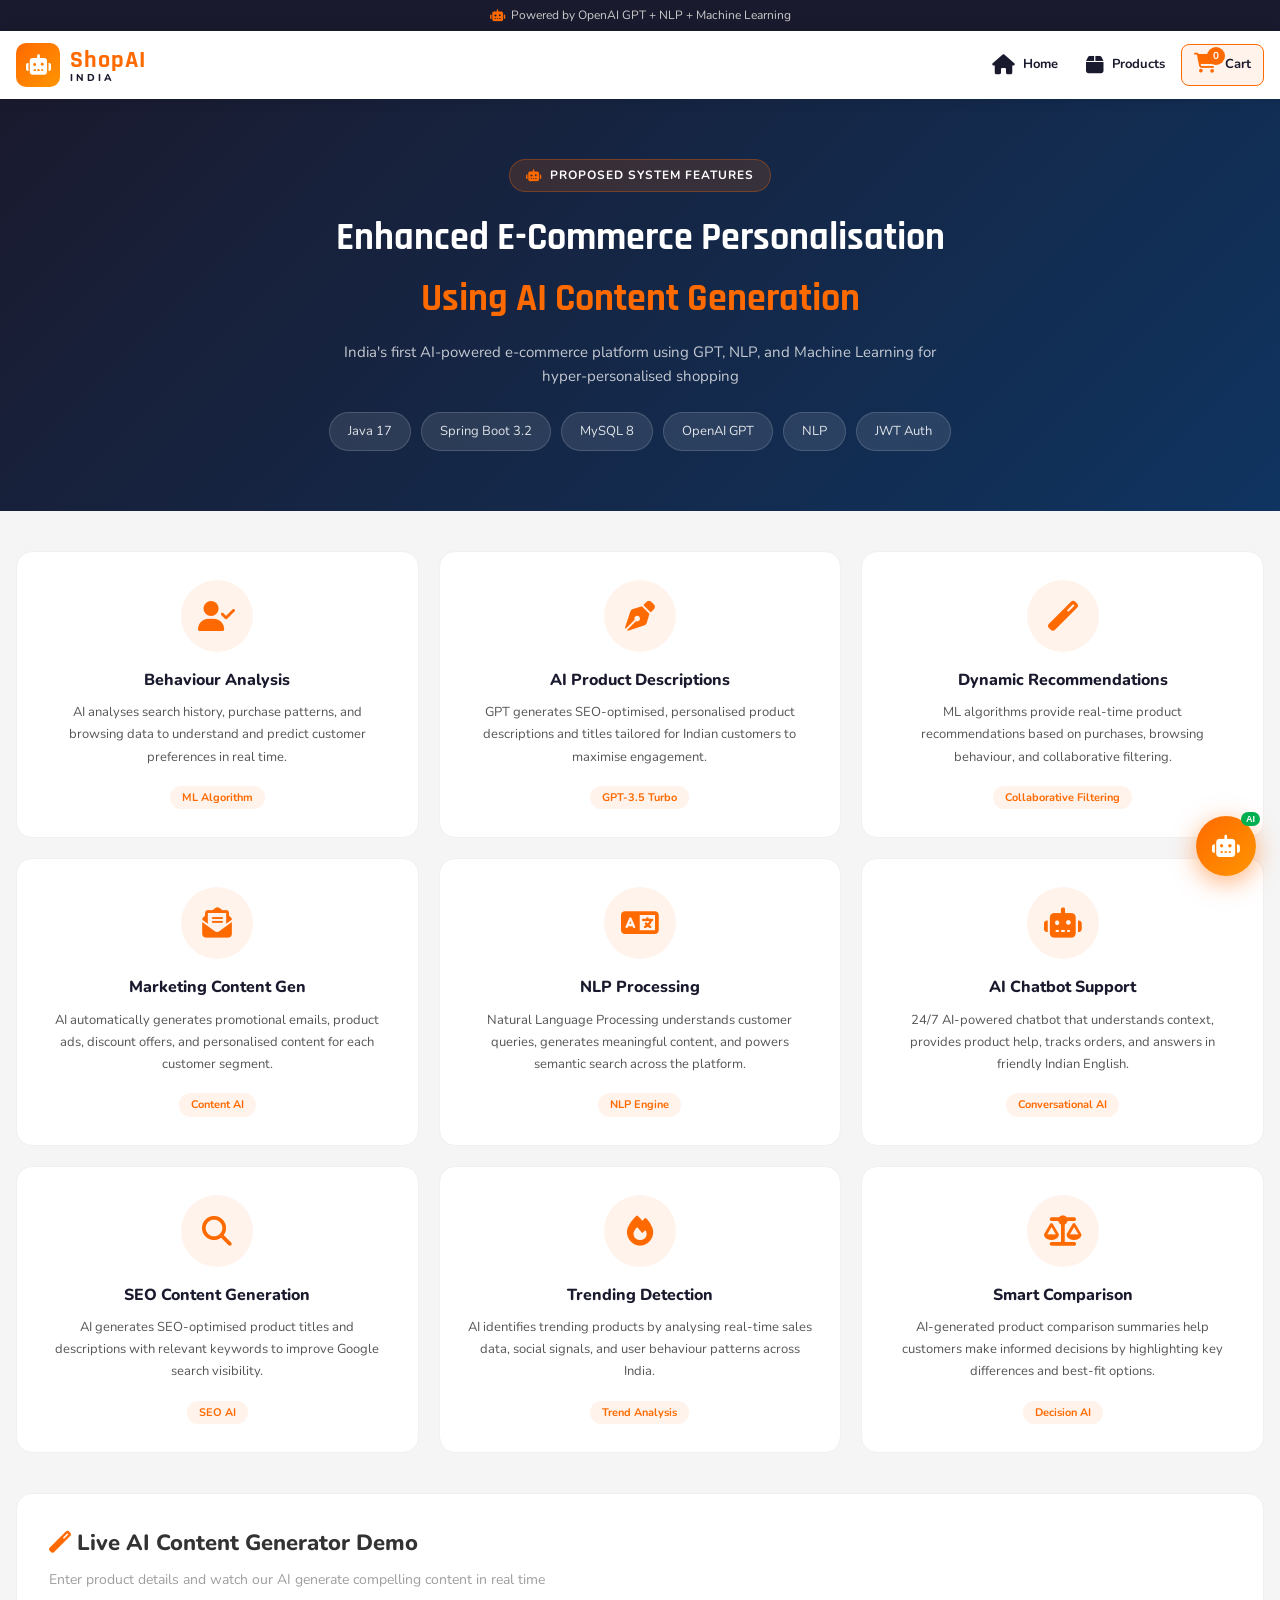
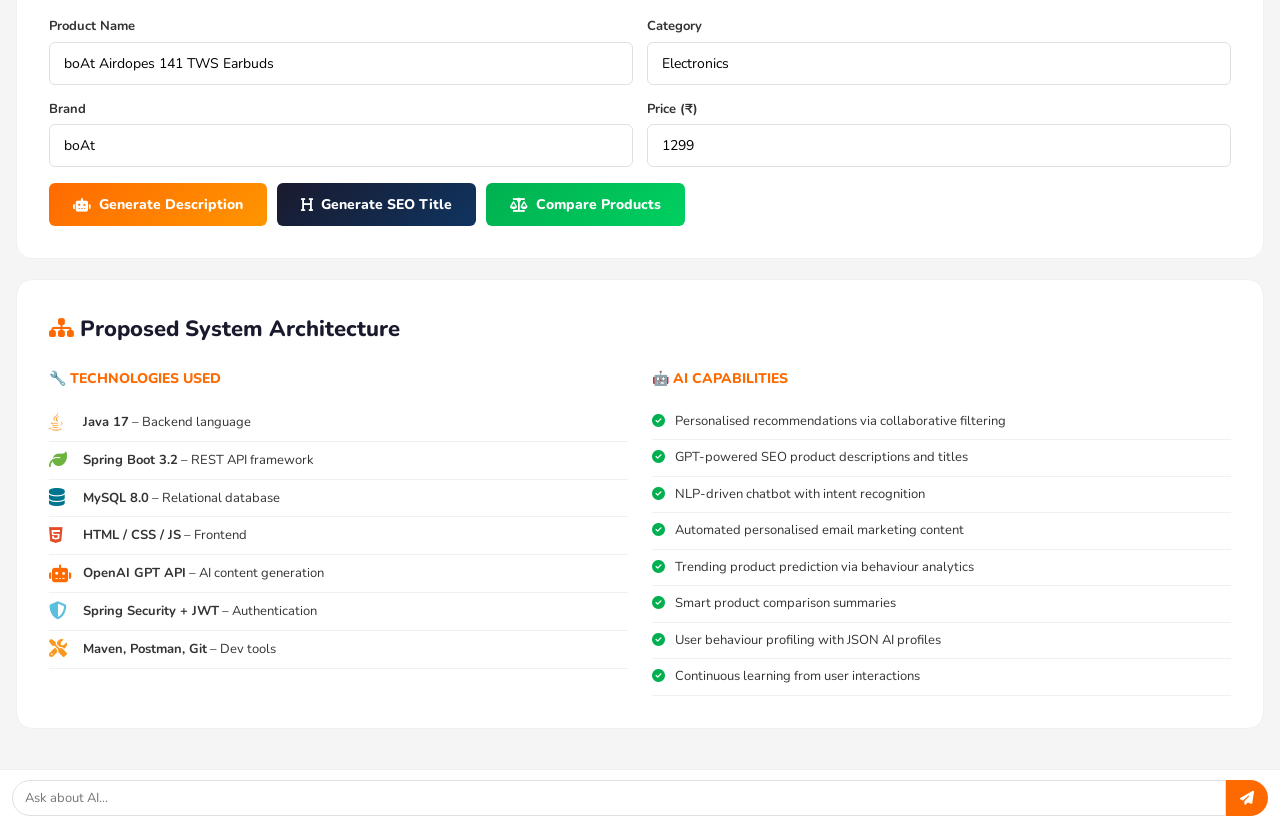
<file: shopai/frontend/ai-features.html>
<!DOCTYPE html>
<html lang="en">
<head>
  <meta charset="UTF-8"/><meta name="viewport" content="width=device-width, initial-scale=1.0"/>
  <title>AI Features – ShopAI India</title>
  <link rel="stylesheet" href="css/style.css"/><link rel="stylesheet" href="css/pages.css"/>
  <link href="https://fonts.googleapis.com/css2?family=Rajdhani:wght@500;600;700&family=Nunito:wght@400;600;700;800&display=swap" rel="stylesheet"/>
  <link rel="stylesheet" href="https://cdnjs.cloudflare.com/ajax/libs/font-awesome/6.5.0/css/all.min.css"/>
</head>
<body>
<div class="announce-bar"><div class="announce-inner"><span><i class="fas fa-robot"></i> Powered by OpenAI GPT + NLP + Machine Learning</span></div></div>
<header class="header">
  <div class="header-top"><div class="container"><div class="header-row">
    <a href="index.html" class="logo"><div class="logo-icon"><i class="fas fa-robot"></i></div><div class="logo-words"><span class="logo-main">ShopAI</span><span class="logo-sub">INDIA</span></div></a>
    <div style="flex:1"></div>
    <div class="header-actions">
      <a href="index.html" class="haction"><i class="fas fa-home hicon"></i><div class="haction-text"><span class="haction-main">Home</span></div></a>
      <a href="products.html" class="haction"><i class="fas fa-box hicon"></i><div class="haction-text"><span class="haction-main">Products</span></div></a>
      <a href="cart.html" class="haction cart-btn"><div style="position:relative"><i class="fas fa-shopping-cart hicon"></i><span class="hbadge" id="cartCount">0</span></div><div class="haction-text"><span class="haction-main">Cart</span></div></a>
    </div>
  </div></div></div>
</header>

<!-- Hero -->
<section style="background:linear-gradient(135deg,#1a1a2e,#0f3460);padding:60px 0;text-align:center;color:white">
  <div class="container">
    <div style="display:inline-flex;align-items:center;gap:8px;background:rgba(255,106,0,.15);border:1px solid rgba(255,106,0,.3);padding:6px 16px;border-radius:20px;margin-bottom:16px;font-size:12px;font-weight:700;letter-spacing:1px"><i class="fas fa-robot" style="color:var(--primary)"></i> PROPOSED SYSTEM FEATURES</div>
    <h1 style="font-size:38px;font-weight:900;font-family:'Rajdhani',sans-serif;margin-bottom:10px">Enhanced E-Commerce Personalisation<br/><span style="color:var(--primary)">Using AI Content Generation</span></h1>
    <p style="opacity:.75;max-width:600px;margin:0 auto 24px">India's first AI-powered e-commerce platform using GPT, NLP, and Machine Learning for hyper-personalised shopping</p>
    <div style="display:flex;gap:10px;justify-content:center;flex-wrap:wrap">
      <span class="tech-pill">Java 17</span><span class="tech-pill">Spring Boot 3.2</span><span class="tech-pill">MySQL 8</span><span class="tech-pill">OpenAI GPT</span><span class="tech-pill">NLP</span><span class="tech-pill">JWT Auth</span>
    </div>
  </div>
</section>

<!-- AI Features Grid -->
<section style="padding:40px 0;background:#f5f5f5">
  <div class="container">
    <div class="ai-feat-grid">
      <div class="ai-feat-card"><div class="afc-icon"><i class="fas fa-user-check"></i></div><h3>Behaviour Analysis</h3><p>AI analyses search history, purchase patterns, and browsing data to understand and predict customer preferences in real time.</p><span class="afc-badge">ML Algorithm</span></div>
      <div class="ai-feat-card"><div class="afc-icon"><i class="fas fa-pen-nib"></i></div><h3>AI Product Descriptions</h3><p>GPT generates SEO-optimised, personalised product descriptions and titles tailored for Indian customers to maximise engagement.</p><span class="afc-badge">GPT-3.5 Turbo</span></div>
      <div class="ai-feat-card"><div class="afc-icon"><i class="fas fa-magic"></i></div><h3>Dynamic Recommendations</h3><p>ML algorithms provide real-time product recommendations based on purchases, browsing behaviour, and collaborative filtering.</p><span class="afc-badge">Collaborative Filtering</span></div>
      <div class="ai-feat-card"><div class="afc-icon"><i class="fas fa-envelope-open-text"></i></div><h3>Marketing Content Gen</h3><p>AI automatically generates promotional emails, product ads, discount offers, and personalised content for each customer segment.</p><span class="afc-badge">Content AI</span></div>
      <div class="ai-feat-card"><div class="afc-icon"><i class="fas fa-language"></i></div><h3>NLP Processing</h3><p>Natural Language Processing understands customer queries, generates meaningful content, and powers semantic search across the platform.</p><span class="afc-badge">NLP Engine</span></div>
      <div class="ai-feat-card"><div class="afc-icon"><i class="fas fa-robot"></i></div><h3>AI Chatbot Support</h3><p>24/7 AI-powered chatbot that understands context, provides product help, tracks orders, and answers in friendly Indian English.</p><span class="afc-badge">Conversational AI</span></div>
      <div class="ai-feat-card"><div class="afc-icon"><i class="fas fa-search"></i></div><h3>SEO Content Generation</h3><p>AI generates SEO-optimised product titles and descriptions with relevant keywords to improve Google search visibility.</p><span class="afc-badge">SEO AI</span></div>
      <div class="ai-feat-card"><div class="afc-icon"><i class="fas fa-fire"></i></div><h3>Trending Detection</h3><p>AI identifies trending products by analysing real-time sales data, social signals, and user behaviour patterns across India.</p><span class="afc-badge">Trend Analysis</span></div>
      <div class="ai-feat-card"><div class="afc-icon"><i class="fas fa-balance-scale"></i></div><h3>Smart Comparison</h3><p>AI-generated product comparison summaries help customers make informed decisions by highlighting key differences and best-fit options.</p><span class="afc-badge">Decision AI</span></div>
    </div>
  </div>
</section>

<!-- Live AI Generator Demo -->
<section style="padding:0 0 40px;background:#f5f5f5">
  <div class="container">
    <div class="ai-demo-box">
      <h2><i class="fas fa-magic" style="color:var(--primary)"></i> Live AI Content Generator Demo</h2>
      <p>Enter product details and watch our AI generate compelling content in real time</p>
      <div class="gen-form">
        <div class="form-group"><label>Product Name</label><input type="text" id="genProduct" value="boAt Airdopes 141 TWS Earbuds"/></div>
        <div class="form-group"><label>Category</label><input type="text" id="genCategory" value="Electronics"/></div>
        <div class="form-group"><label>Brand</label><input type="text" id="genBrand" value="boAt"/></div>
        <div class="form-group"><label>Price (₹)</label><input type="number" id="genPrice" value="1299"/></div>
      </div>
      <div style="display:flex;gap:10px;flex-wrap:wrap">
        <button class="btn-gen" onclick="genDesc()"><i class="fas fa-robot"></i> Generate Description</button>
        <button class="btn-gen" onclick="genTitle()" style="background:linear-gradient(135deg,#1a1a2e,#0f3460)"><i class="fas fa-heading"></i> Generate SEO Title</button>
        <button class="btn-gen" onclick="genCompare()" style="background:linear-gradient(135deg,#00b050,#00d060)"><i class="fas fa-balance-scale"></i> Compare Products</button>
      </div>
      <div class="ai-output" id="aiOut"><div class="ai-out-label"><i class="fas fa-robot"></i> AI Generated Content</div><div id="aiOutText"></div></div>
    </div>

    <!-- System Architecture -->
    <div class="sys-arch-box">
      <h2><i class="fas fa-sitemap" style="color:var(--primary)"></i> Proposed System Architecture</h2>
      <div class="arch-grid">
        <div>
          <h4>🔧 Technologies Used</h4>
          <div class="tech-row"><i class="fab fa-java"></i><div><strong>Java 17</strong> – Backend language</div></div>
          <div class="tech-row"><i class="fas fa-leaf" style="color:#6db33f"></i><div><strong>Spring Boot 3.2</strong> – REST API framework</div></div>
          <div class="tech-row"><i class="fas fa-database" style="color:#00758F"></i><div><strong>MySQL 8.0</strong> – Relational database</div></div>
          <div class="tech-row"><i class="fab fa-html5" style="color:#e34c26"></i><div><strong>HTML / CSS / JS</strong> – Frontend</div></div>
          <div class="tech-row"><i class="fas fa-robot" style="color:var(--primary)"></i><div><strong>OpenAI GPT API</strong> – AI content generation</div></div>
          <div class="tech-row"><i class="fas fa-shield-alt" style="color:#5bc0de"></i><div><strong>Spring Security + JWT</strong> – Authentication</div></div>
          <div class="tech-row"><i class="fas fa-tools"></i><div><strong>Maven, Postman, Git</strong> – Dev tools</div></div>
        </div>
        <div>
          <h4>🤖 AI Capabilities</h4>
          <div class="cap-item"><i class="fas fa-check-circle"></i> Personalised recommendations via collaborative filtering</div>
          <div class="cap-item"><i class="fas fa-check-circle"></i> GPT-powered SEO product descriptions and titles</div>
          <div class="cap-item"><i class="fas fa-check-circle"></i> NLP-driven chatbot with intent recognition</div>
          <div class="cap-item"><i class="fas fa-check-circle"></i> Automated personalised email marketing content</div>
          <div class="cap-item"><i class="fas fa-check-circle"></i> Trending product prediction via behaviour analytics</div>
          <div class="cap-item"><i class="fas fa-check-circle"></i> Smart product comparison summaries</div>
          <div class="cap-item"><i class="fas fa-check-circle"></i> User behaviour profiling with JSON AI profiles</div>
          <div class="cap-item"><i class="fas fa-check-circle"></i> Continuous learning from user interactions</div>
        </div>
      </div>
    </div>
  </div>
</section>

<div class="chatbot" id="chatbot">
  <div class="cb-head"><div class="cb-avatar"><i class="fas fa-robot"></i></div><div class="cb-title"><h4>ShopAI Assistant</h4><span class="cb-online"></span><span>Online</span></div><div style="display:flex;gap:6px"><button class="cb-close" onclick="clearChat()" title="Clear" style="background:none;border:none;cursor:pointer;color:rgba(255,255,255,.7);font-size:14px"><i class="fas fa-trash-alt"></i></button><button class="cb-close" onclick="toggleChatbot()"><i class="fas fa-times"></i></button></div></div>
  <div class="cb-msgs" id="cbMsgs"></div></div></div>
  <div class="cb-input"><input type="text" id="cbInput" placeholder="Ask about AI…" onkeypress="cbKeyPress(event)"/><button onclick="sendChat()"><i class="fas fa-paper-plane"></i></button></div>
</div>
<button class="cb-trigger" onclick="toggleChatbot()"><i class="fas fa-robot"></i><span class="cb-badge">AI</span></button>
<div class="toast" id="toast"><span id="toastMsg"></span></div>

<script src="js/data.js"></script><script src="js/app.js"></script><script src="js/chatbot.js"></script>
<script>
const fallbackDescs=["Experience exceptional quality with {p} by {b}. Engineered for Indian customers who demand the best — superior build, outstanding value, and trusted performance that stands the test of time.","Introducing {p} — the perfect blend of performance and value. {b}'s latest innovation delivers industry-leading features at a price that respects your budget. Loved by millions across India.","Discover why {p} is India's most loved {c} product. {b} has crafted this with Indian lifestyles in mind — durable, feature-rich, and exceptional value for your hard-earned money."];
const fallbackTitles=["{p} – Premium Quality & Best Price | {b} India","{b} {p} – Top Rated by Indian Buyers | Buy Online India","{p} by {b} – AI-Curated Top Choice for Indian Shoppers 2024"];
function genDesc(){
  const p=document.getElementById('genProduct').value||'Product';
  const b=document.getElementById('genBrand').value||'Brand';
  const c=document.getElementById('genCategory').value||'Category';
  showLoader();
  setTimeout(()=>{
    const t=fallbackDescs[Math.floor(Math.random()*fallbackDescs.length)];
    const txt=t.replace(/{p}/g,p).replace(/{b}/g,b).replace(/{c}/g,c.toLowerCase());
    showAiOut('AI-Generated Product Description','"'+txt+'"');
    tryBackend('/api/products/ai/generate-description',{name:p,category:c,brand:b,price:document.getElementById('genPrice').value},'description');
  },1400);
}
function genTitle(){
  const p=document.getElementById('genProduct').value||'Product';
  const b=document.getElementById('genBrand').value||'Brand';
  showLoader();
  setTimeout(()=>{
    const t=fallbackTitles[Math.floor(Math.random()*fallbackTitles.length)];
    showAiOut('AI-Generated SEO Title','"'+t.replace(/{p}/g,p).replace(/{b}/g,b)+'"');
    tryBackend('/api/products/ai/generate-title',{name:p,category:document.getElementById('genCategory').value,brand:b},'title');
  },1000);
}
function genCompare(){
  const p=document.getElementById('genProduct').value||'Product A';
  showLoader();
  setTimeout(()=>showAiOut('AI Product Comparison',`"Comparing ${p} vs its nearest competitor: ${p} offers superior value for Indian consumers with better quality and longer warranty. For budget buyers, ${p} is the clear winner. Premium seekers may explore flagship alternatives for enhanced features."` ),1800);
}
function showLoader(){
  const o=document.getElementById('aiOut'),t=document.getElementById('aiOutText');
  o.classList.add('show');
  t.innerHTML='<span style="color:var(--primary)"><i class="fas fa-spinner fa-spin"></i> AI is generating content…</span>';
}
function showAiOut(label,content){
  document.getElementById('aiOut').classList.add('show');
  document.querySelector('.ai-out-label').innerHTML='<i class="fas fa-robot"></i> '+label;
  document.getElementById('aiOutText').innerHTML=content;
}
function tryBackend(endpoint,body,field){
  fetch('http://localhost:8080'+endpoint,{method:'POST',headers:{'Content-Type':'application/json'},body:JSON.stringify(body)})
    .then(r=>r.json()).then(d=>{if(d.data&&d.data[field]) document.getElementById('aiOutText').innerHTML='"'+d.data[field]+'"';})
    .catch(()=>{});
}
document.addEventListener('DOMContentLoaded',()=>{ if(typeof updateCartUI==='function') updateCartUI(); });
</script>
</body>
</html>
</file>
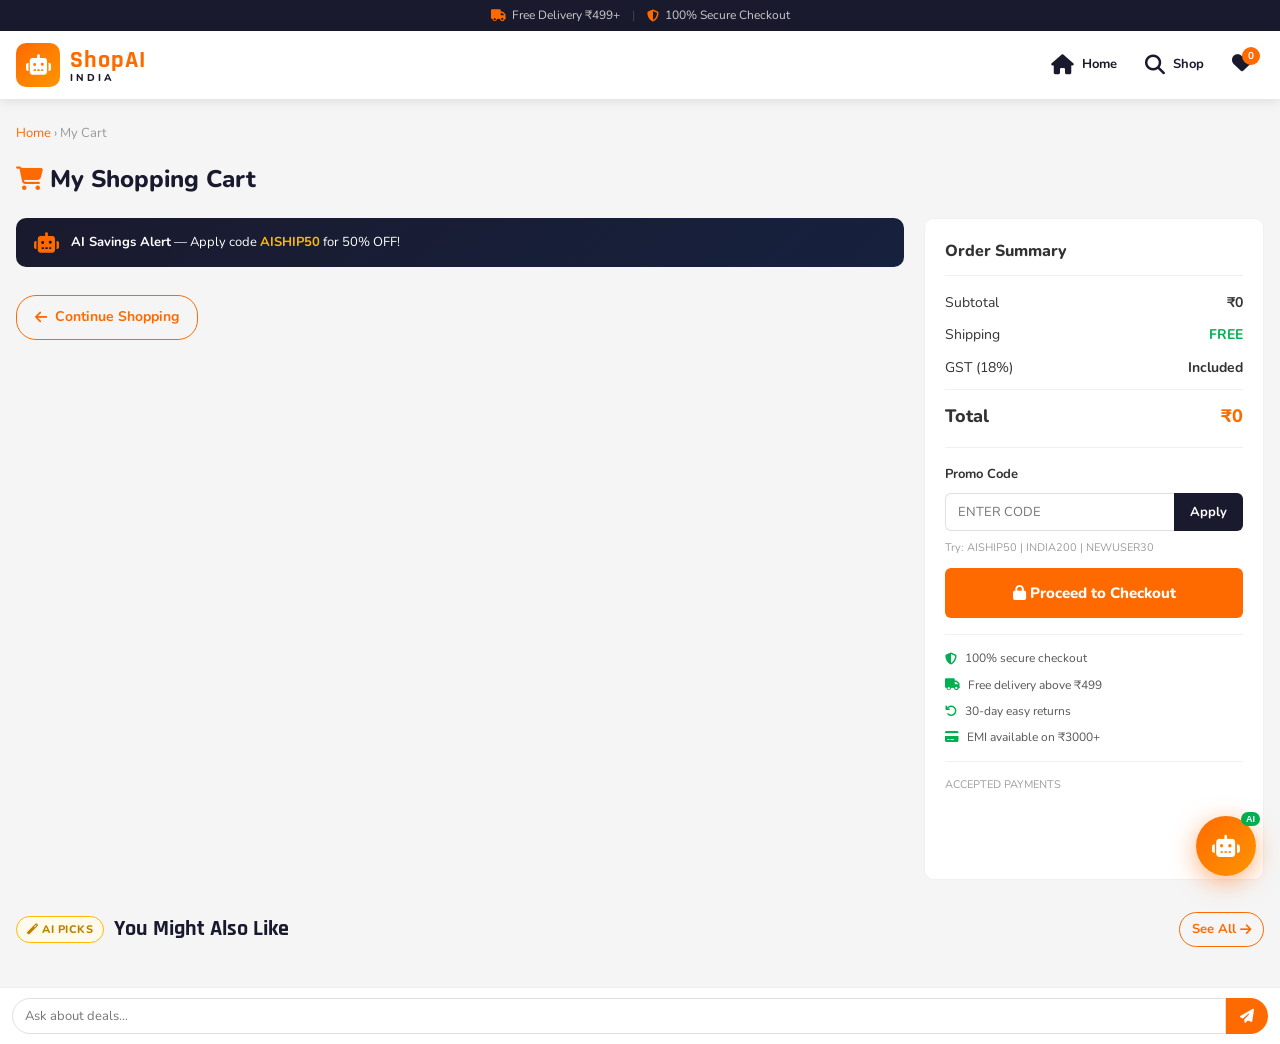
<file: shopai/frontend/cart.html>
<!DOCTYPE html>
<html lang="en">
<head>
  <meta charset="UTF-8"/><meta name="viewport" content="width=device-width, initial-scale=1.0"/>
  <title>My Cart – ShopAI India</title>
  <link rel="stylesheet" href="css/style.css"/><link rel="stylesheet" href="css/pages.css"/>
  <link href="https://fonts.googleapis.com/css2?family=Rajdhani:wght@500;600;700&family=Nunito:wght@400;600;700;800&display=swap" rel="stylesheet"/>
  <link rel="stylesheet" href="https://cdnjs.cloudflare.com/ajax/libs/font-awesome/6.5.0/css/all.min.css"/>
</head>
<body>
<div class="announce-bar"><div class="announce-inner"><span><i class="fas fa-truck"></i> Free Delivery ₹499+</span><span class="sep">|</span><span><i class="fas fa-shield-alt"></i> 100% Secure Checkout</span></div></div>
<header class="header">
  <div class="header-top"><div class="container"><div class="header-row">
    <a href="index.html" class="logo"><div class="logo-icon"><i class="fas fa-robot"></i></div><div class="logo-words"><span class="logo-main">ShopAI</span><span class="logo-sub">INDIA</span></div></a>
    <div style="flex:1"></div>
    <div class="header-actions">
      <a href="index.html" class="haction"><i class="fas fa-home hicon"></i><div class="haction-text"><span class="haction-main">Home</span></div></a>
      <a href="products.html" class="haction"><i class="fas fa-search hicon"></i><div class="haction-text"><span class="haction-main">Shop</span></div></a>
      <a href="wishlist.html" class="haction"><div style="position:relative"><i class="fas fa-heart hicon"></i><span class="hbadge" id="wishCount">0</span></div></a>
    </div>
  </div></div></div>
</header>

<main style="padding:24px 0;background:#f5f5f5;min-height:80vh">
  <div class="container">
    <div style="font-size:13px;color:#999;margin-bottom:16px"><a href="index.html" style="color:var(--primary)">Home</a> › My Cart</div>
    <h1 style="font-size:24px;font-weight:800;margin-bottom:20px;color:var(--secondary)"><i class="fas fa-shopping-cart" style="color:var(--primary)"></i> My Shopping Cart</h1>
    <div class="cart-page-layout">
      <div>
        <div class="ai-save-banner"><i class="fas fa-robot"></i><div><strong>AI Savings Alert</strong> — Apply code <strong style="color:var(--gold)">AISHIP50</strong> for 50% OFF!</div></div>
        <div id="cartItemsWrap"></div>
        <a href="products.html" class="continue-shop"><i class="fas fa-arrow-left"></i> Continue Shopping</a>
      </div>
      <div class="cart-summary-box">
        <h3>Order Summary</h3>
        <div class="summ-row"><span>Subtotal</span><span id="summSubtotal">₹0</span></div>
        <div class="summ-row"><span>Shipping</span><span id="summShipping" style="color:var(--success)">FREE</span></div>
        <div class="summ-row"><span>GST (18%)</span><span>Included</span></div>
        <div class="summ-total"><span>Total</span><span id="summTotal">₹0</span></div>
        <div style="margin:16px 0 0;padding-top:16px;border-top:1px solid var(--gray-200)">
          <div style="font-size:13px;font-weight:700;margin-bottom:8px">Promo Code</div>
          <div class="promo-wrap"><input type="text" id="promoInput" placeholder="Enter code" style="text-transform:uppercase"/><button onclick="applyPromo()">Apply</button></div>
          <div id="promoMsg"></div>
          <div style="font-size:11px;color:var(--gray-500);margin-bottom:12px">Try: AISHIP50 | INDIA200 | NEWUSER30</div>
        </div>
        <a href="checkout.html" class="btn-checkout"><i class="fas fa-lock"></i> Proceed to Checkout</a>
        <div class="cart-perks">
          <div class="cart-perk"><i class="fas fa-shield-alt"></i> 100% secure checkout</div>
          <div class="cart-perk"><i class="fas fa-truck"></i> Free delivery above ₹499</div>
          <div class="cart-perk"><i class="fas fa-undo"></i> 30-day easy returns</div>
          <div class="cart-perk"><i class="fas fa-credit-card"></i> EMI available on ₹3000+</div>
        </div>
        <div style="margin-top:14px;padding-top:14px;border-top:1px solid var(--gray-200)">
          <div style="font-size:11px;color:var(--gray-500);margin-bottom:8px">ACCEPTED PAYMENTS</div>
          <div class="pay-icons"><span>UPI</span><span>GPay</span><span>PayTM</span><span>PhonePe</span><span>VISA</span><span>MC</span><span>COD</span></div>
        </div>
      </div>
    </div>
    <div style="margin-top:32px">
      <div class="sec-header">
        <div class="sec-title-group"><span class="sec-tag feat-tag"><i class="fas fa-magic"></i> AI Picks</span><h2 class="sec-title">You Might Also Like</h2></div>
        <a href="products.html" class="see-all">See All <i class="fas fa-arrow-right"></i></a>
      </div>
      <div class="prod-grid" id="cartReco"></div>
    </div>
  </div>
</main>

<div class="chatbot" id="chatbot">
  <div class="cb-head"><div class="cb-avatar"><i class="fas fa-robot"></i></div><div class="cb-title"><h4>ShopAI Assistant</h4><span class="cb-online"></span><span>Online</span></div><div style="display:flex;gap:6px"><button class="cb-close" onclick="clearChat()" title="Clear" style="background:none;border:none;cursor:pointer;color:rgba(255,255,255,.7);font-size:14px"><i class="fas fa-trash-alt"></i></button><button class="cb-close" onclick="toggleChatbot()"><i class="fas fa-times"></i></button></div></div>
  <div class="cb-msgs" id="cbMsgs"></div></div></div>
  <div class="cb-input"><input type="text" id="cbInput" placeholder="Ask about deals…" onkeypress="cbKeyPress(event)"/><button onclick="sendChat()"><i class="fas fa-paper-plane"></i></button></div>
</div>
<button class="cb-trigger" onclick="toggleChatbot()"><i class="fas fa-robot"></i><span class="cb-badge">AI</span></button>
<div class="toast" id="toast"><span id="toastMsg"></span></div>

<script src="js/data.js"></script><script src="js/app.js"></script><script src="js/chatbot.js"></script>
<script>
function renderFullCart(){
  const cart=JSON.parse(localStorage.getItem('shopai_cart')||'[]');
  const wrap=document.getElementById('cartItemsWrap');
  if(!wrap) return;
  if(cart.length===0){
    wrap.innerHTML='<div style="text-align:center;padding:60px 20px;color:#999"><i class="fas fa-shopping-cart" style="font-size:56px;color:#ddd;display:block;margin-bottom:16px"></i><h2 style="color:#555">Your Cart is Empty</h2><p style="margin-bottom:20px">Add items to start shopping</p><a href="products.html" style="background:var(--primary);color:white;padding:12px 28px;border-radius:25px;font-weight:700;text-decoration:none">Continue Shopping</a></div>';
    return;
  }
  wrap.innerHTML=cart.map(item=>`
    <div class="fci" id="fci_${item.id}">
      <img src="${item.img}" alt="${item.name}" class="fci-img" onerror="this.src='https://via.placeholder.com/80'"/>
      <div class="fci-info"><div class="fci-name">${item.name}</div><div class="fci-brand">${item.brand}</div><div class="fci-price">₹${fmt(item.finalPrice)}</div></div>
      <div class="fci-qty"><button onclick="changeQty(${item.id},-1)">−</button><span>${item.qty}</span><button onclick="changeQty(${item.id},1)">+</button></div>
      <div class="fci-total">₹${fmt(item.finalPrice*item.qty)}</div>
      <button class="fci-remove" onclick="removeItem(${item.id})"><i class="fas fa-trash-alt"></i></button>
    </div>`).join('');
  const sub=cart.reduce((s,i)=>s+i.finalPrice*i.qty,0);
  const ship=sub>=499?0:49;
  document.getElementById('summSubtotal').textContent='₹'+fmt(sub);
  document.getElementById('summShipping').textContent=ship===0?'FREE':'₹'+ship;
  document.getElementById('summTotal').textContent='₹'+fmt(sub+ship);
}
function fmt(n){return new Intl.NumberFormat('en-IN').format(Math.round(n));}
function changeQty(id,d){
  let cart=JSON.parse(localStorage.getItem('shopai_cart')||'[]');
  const item=cart.find(i=>i.id===id);
  if(item){item.qty=Math.max(1,item.qty+d);}
  localStorage.setItem('shopai_cart',JSON.stringify(cart));
  renderFullCart(); updateCartUI();
}
function removeItem(id){
  let cart=JSON.parse(localStorage.getItem('shopai_cart')||'[]');
  cart=cart.filter(i=>i.id!==id);
  localStorage.setItem('shopai_cart',JSON.stringify(cart));
  renderFullCart(); updateCartUI(); showToast('Item removed');
}
function applyPromo(){
  const code=document.getElementById('promoInput').value.trim().toUpperCase();
  const promos={AISHIP50:{type:'percent',v:50},INDIA200:{type:'flat',v:200},NEWUSER30:{type:'percent',v:30}};
  const msg=document.getElementById('promoMsg');
  if(promos[code]){
    const p=promos[code];
    msg.textContent=`"${code}" applied! ${p.type==='percent'?p.v+'%':'₹'+p.v} discount added.`;
    msg.style.color='var(--success)';
    showToast('✅ Promo code applied!');
  } else {
    msg.textContent='Invalid promo code. Try AISHIP50'; msg.style.color='var(--danger)';
  }
}
document.addEventListener('DOMContentLoaded',()=>{
  renderFullCart(); updateCartUI(); updateWishlistUI();
  if(typeof PRODUCTS!=='undefined'){
    const cart=JSON.parse(localStorage.getItem('shopai_cart')||'[]').map(i=>i.id);
    const reco=PRODUCTS.filter(p=>!cart.includes(p.id)&&p.trending).slice(0,4);
    renderGrid(reco,'cartReco');
  }
});
</script>
</body>
</html>
</file>
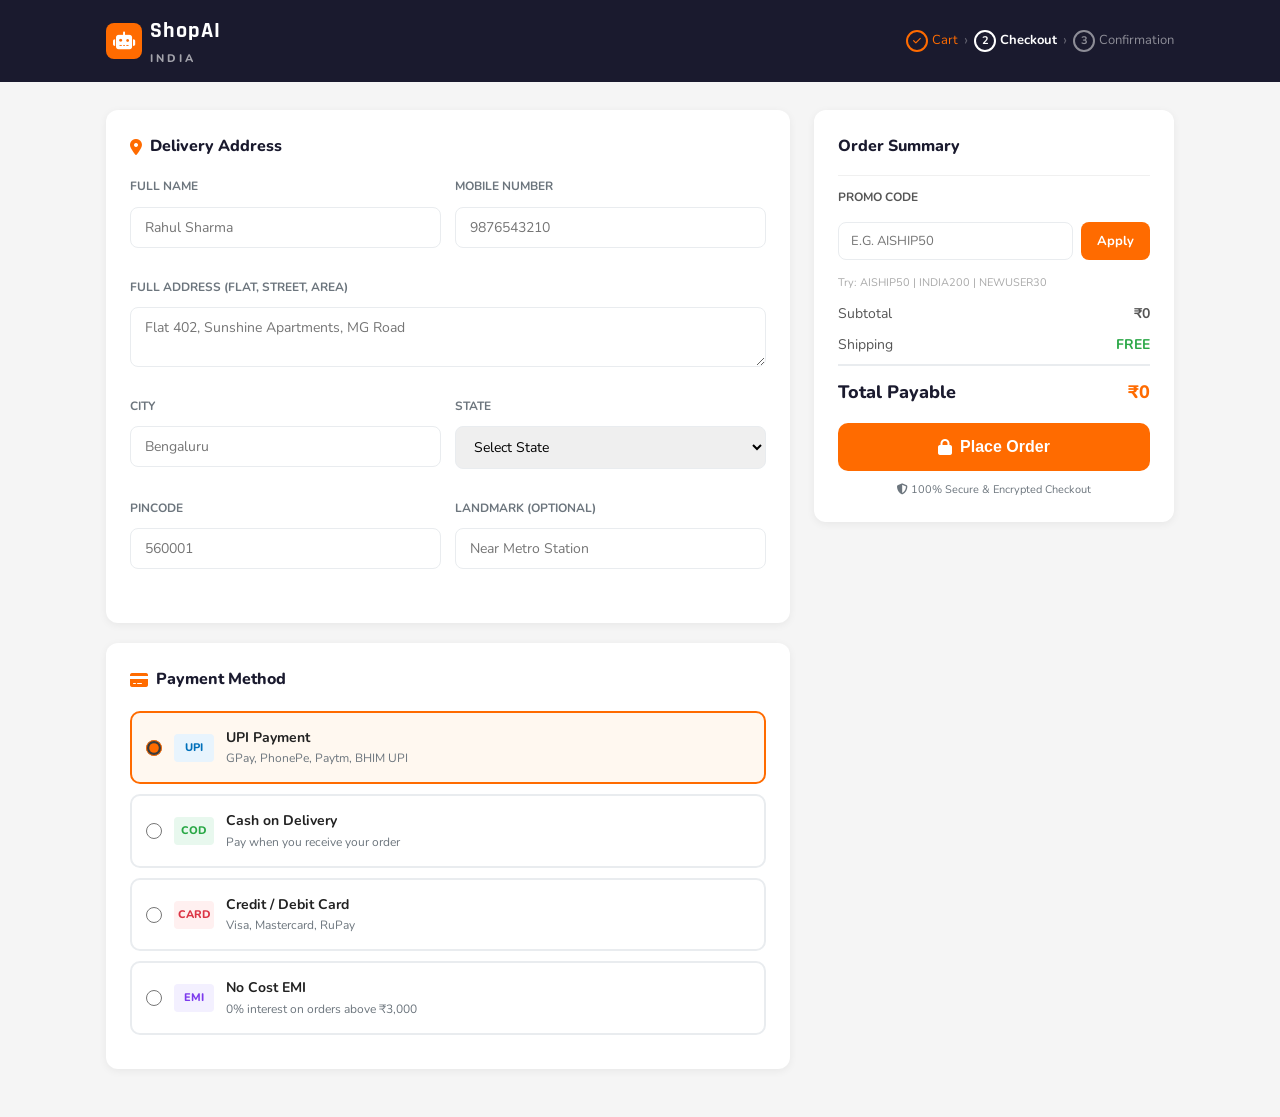
<file: shopai/frontend/checkout.html>
<!DOCTYPE html>
<html lang="en">
<head>
  <meta charset="UTF-8"/>
  <meta name="viewport" content="width=device-width, initial-scale=1.0"/>
  <title>Checkout – ShopAI India</title>
  <link rel="stylesheet" href="css/style.css"/>
  <link rel="stylesheet" href="css/pages.css"/>
  <link href="https://fonts.googleapis.com/css2?family=Rajdhani:wght@500;600;700&family=Nunito:wght@400;600;700;800&display=swap" rel="stylesheet"/>
  <link rel="stylesheet" href="https://cdnjs.cloudflare.com/ajax/libs/font-awesome/6.5.0/css/all.min.css"/>
  <style>
    :root{--primary:#ff6b00;--secondary:#1a1a2e;--success:#28a745;--danger:#dc3545;--gray-100:#f8f9fa;--gray-200:#e9ecef;--gray-500:#6c757d;}
    *{box-sizing:border-box;margin:0;padding:0;}
    body{font-family:'Nunito',sans-serif;background:#f5f5f5;color:#222;}
    .container{max-width:1100px;margin:0 auto;padding:0 16px;}
    .checkout-header{background:var(--secondary);padding:14px 0;}
    .checkout-header .inner{display:flex;align-items:center;justify-content:space-between;}
    .logo{display:flex;align-items:center;gap:8px;text-decoration:none;}
    .logo-icon{width:36px;height:36px;background:var(--primary);border-radius:8px;display:flex;align-items:center;justify-content:center;color:#fff;font-size:18px;}
    .logo-main{font-family:'Rajdhani',sans-serif;font-size:22px;font-weight:700;color:#fff;}
    .logo-sub{font-size:11px;color:rgba(255,255,255,.6);display:block;}
    .steps{display:flex;align-items:center;gap:6px;font-size:13px;}
    .step{display:flex;align-items:center;gap:4px;color:rgba(255,255,255,.5);}
    .step.active{color:#fff;font-weight:700;}
    .step.done{color:var(--primary);}
    .step-num{width:22px;height:22px;border-radius:50%;border:2px solid currentColor;display:flex;align-items:center;justify-content:center;font-size:11px;font-weight:700;}
    .step-sep{color:rgba(255,255,255,.3);font-size:16px;}

    .checkout-body{padding:28px 0;}
    .checkout-grid{display:grid;grid-template-columns:1fr 360px;gap:24px;}
    @media(max-width:768px){.checkout-grid{grid-template-columns:1fr;}}

    .card{background:#fff;border-radius:12px;padding:24px;margin-bottom:20px;box-shadow:0 2px 8px rgba(0,0,0,.06);}
    .card-title{font-size:16px;font-weight:800;color:var(--secondary);margin-bottom:18px;display:flex;align-items:center;gap:8px;}
    .card-title i{color:var(--primary);}

    .form-row{display:grid;grid-template-columns:1fr 1fr;gap:14px;margin-bottom:14px;}
    .form-row.full{grid-template-columns:1fr;}
    .form-group{display:flex;flex-direction:column;gap:5px;}
    .form-group label{font-size:12px;font-weight:700;color:var(--gray-500);text-transform:uppercase;}
    .form-group input,.form-group select,.form-group textarea{
      padding:10px 14px;border:1.5px solid var(--gray-200);border-radius:8px;
      font-size:14px;font-family:'Nunito',sans-serif;outline:none;transition:.2s;
    }
    .form-group input:focus,.form-group select:focus,.form-group textarea:focus{border-color:var(--primary);}

    .pay-option{display:flex;align-items:center;gap:12px;padding:14px;border:2px solid var(--gray-200);border-radius:10px;cursor:pointer;margin-bottom:10px;transition:.2s;}
    .pay-option:hover{border-color:var(--primary);}
    .pay-option.selected{border-color:var(--primary);background:#fff8f0;}
    .pay-option input[type=radio]{accent-color:var(--primary);width:16px;height:16px;}
    .pay-icon{width:40px;height:28px;border-radius:4px;background:var(--gray-100);display:flex;align-items:center;justify-content:center;font-size:11px;font-weight:800;color:var(--secondary);}
    .pay-label{font-weight:700;font-size:14px;}
    .pay-desc{font-size:12px;color:var(--gray-500);}

    /* Order Summary */
    .summary-card{background:#fff;border-radius:12px;padding:24px;box-shadow:0 2px 8px rgba(0,0,0,.06);position:sticky;top:20px;}
    .summary-title{font-size:16px;font-weight:800;color:var(--secondary);margin-bottom:16px;}
    .cart-item-row{display:flex;gap:12px;margin-bottom:14px;padding-bottom:14px;border-bottom:1px solid var(--gray-100);}
    .cart-item-row:last-of-type{border-bottom:none;}
    .ci-img{width:56px;height:56px;border-radius:8px;object-fit:cover;flex-shrink:0;}
    .ci-info{flex:1;}
    .ci-name{font-size:13px;font-weight:700;color:#333;line-height:1.3;}
    .ci-brand{font-size:11px;color:var(--gray-500);}
    .ci-qty{font-size:11px;color:var(--gray-500);}
    .ci-price{font-size:14px;font-weight:800;color:var(--secondary);white-space:nowrap;}

    .promo-wrap{display:flex;gap:8px;margin:14px 0;}
    .promo-wrap input{flex:1;padding:9px 12px;border:1.5px solid var(--gray-200);border-radius:8px;font-size:13px;outline:none;}
    .promo-wrap input:focus{border-color:var(--primary);}
    .promo-wrap button{padding:9px 16px;background:var(--primary);color:#fff;border:none;border-radius:8px;font-weight:700;font-size:13px;cursor:pointer;}
    .promo-msg{font-size:12px;margin-bottom:8px;}

    .summ-row{display:flex;justify-content:space-between;font-size:14px;margin-bottom:8px;color:#555;}
    .summ-row.discount{color:var(--success);}
    .summ-total{display:flex;justify-content:space-between;font-size:18px;font-weight:800;color:var(--secondary);padding-top:12px;margin-top:4px;border-top:2px solid var(--gray-200);}

    .btn-place{width:100%;padding:15px;background:var(--primary);color:#fff;border:none;border-radius:10px;font-size:16px;font-weight:800;cursor:pointer;margin-top:16px;display:flex;align-items:center;justify-content:center;gap:8px;transition:.2s;}
    .btn-place:hover{background:#e05e00;}
    .btn-place:disabled{background:#ccc;cursor:not-allowed;}
    .secure-note{text-align:center;font-size:11px;color:var(--gray-500);margin-top:10px;}

    /* Login warning */
    .login-warn{background:#fff8e1;border:1.5px solid #ffc107;border-radius:10px;padding:14px 18px;margin-bottom:20px;display:flex;align-items:center;gap:12px;font-size:14px;}
    .login-warn a{color:var(--primary);font-weight:700;}

    /* Success overlay */
    .success-overlay{display:none;position:fixed;inset:0;background:rgba(0,0,0,.7);z-index:9999;align-items:center;justify-content:center;}
    .success-overlay.show{display:flex;}
    .success-box{background:#fff;border-radius:20px;padding:48px 40px;text-align:center;max-width:440px;width:90%;animation:popIn .4s ease;}
    @keyframes popIn{from{transform:scale(.8);opacity:0}to{transform:scale(1);opacity:1}}
    .success-icon{width:80px;height:80px;background:#e8f8ee;border-radius:50%;display:flex;align-items:center;justify-content:center;margin:0 auto 20px;font-size:38px;color:var(--success);}
    .success-title{font-size:24px;font-weight:800;color:var(--secondary);margin-bottom:8px;}
    .success-sub{font-size:15px;color:#666;margin-bottom:6px;}
    .order-num-badge{background:#fff3e0;color:var(--primary);padding:8px 20px;border-radius:20px;font-weight:800;font-size:16px;display:inline-block;margin:12px 0;}
    .success-detail{font-size:13px;color:var(--gray-500);margin-bottom:24px;}
    .success-btns{display:flex;gap:12px;justify-content:center;}
    .btn-orders{padding:12px 24px;background:var(--primary);color:#fff;border:none;border-radius:8px;font-weight:700;cursor:pointer;font-size:14px;}
    .btn-home{padding:12px 24px;background:#f0f0f0;color:#333;border:none;border-radius:8px;font-weight:700;cursor:pointer;font-size:14px;}

    .empty-cart{text-align:center;padding:80px 20px;color:#999;}
    .empty-cart i{font-size:60px;color:#ddd;margin-bottom:16px;}
    .empty-cart h2{color:#555;margin-bottom:12px;}
    .empty-cart a{background:var(--primary);color:#fff;padding:12px 28px;border-radius:25px;font-weight:700;text-decoration:none;display:inline-block;}
  </style>
</head>
<body>

<!-- Header -->
<div class="checkout-header">
  <div class="container">
    <div class="inner">
      <a href="index.html" class="logo">
        <div class="logo-icon"><i class="fas fa-robot"></i></div>
        <div><span class="logo-main">ShopAI</span><span class="logo-sub">INDIA</span></div>
      </a>
      <div class="steps">
        <div class="step done"><div class="step-num"><i class="fas fa-check" style="font-size:9px"></i></div> Cart</div>
        <div class="step-sep">›</div>
        <div class="step active"><div class="step-num">2</div> Checkout</div>
        <div class="step-sep">›</div>
        <div class="step"><div class="step-num">3</div> Confirmation</div>
      </div>
    </div>
  </div>
</div>

<!-- Body -->
<div class="checkout-body">
  <div class="container">

    <!-- Empty cart state -->
    <div id="emptyState" class="empty-cart" style="display:none">
      <i class="fas fa-shopping-cart"></i>
      <h2>Your Cart is Empty</h2>
      <p style="margin-bottom:20px">Add some products first before checking out!</p>
      <a href="products.html">Shop Now</a>
    </div>

    <div id="checkoutContent">
      <!-- Login warning if not logged in -->
      <div class="login-warn" id="loginWarn" style="display:none">
        <i class="fas fa-exclamation-triangle" style="color:#ffc107;font-size:20px"></i>
        <span>You are not logged in. <a href="login.html">Login or Register</a> to place your order and track it later.</span>
      </div>

      <div class="checkout-grid">
        <!-- LEFT COLUMN -->
        <div>

          <!-- Delivery Address -->
          <div class="card">
            <div class="card-title"><i class="fas fa-map-marker-alt"></i> Delivery Address</div>
            <div class="form-row">
              <div class="form-group">
                <label>Full Name</label>
                <input type="text" id="addrName" placeholder="Rahul Sharma"/>
              </div>
              <div class="form-group">
                <label>Mobile Number</label>
                <input type="text" id="addrPhone" placeholder="9876543210"/>
              </div>
            </div>
            <div class="form-row full">
              <div class="form-group">
                <label>Full Address (Flat, Street, Area)</label>
                <textarea id="addrStreet" rows="2" placeholder="Flat 402, Sunshine Apartments, MG Road"></textarea>
              </div>
            </div>
            <div class="form-row">
              <div class="form-group">
                <label>City</label>
                <input type="text" id="addrCity" placeholder="Bengaluru"/>
              </div>
              <div class="form-group">
                <label>State</label>
                <select id="addrState">
                  <option value="">Select State</option>
                  <option>Andhra Pradesh</option><option>Assam</option><option>Bihar</option>
                  <option>Delhi</option><option>Gujarat</option><option>Haryana</option>
                  <option>Karnataka</option><option>Kerala</option><option>Madhya Pradesh</option>
                  <option>Maharashtra</option><option>Punjab</option><option>Rajasthan</option>
                  <option>Tamil Nadu</option><option>Telangana</option><option>Uttar Pradesh</option>
                  <option>West Bengal</option>
                </select>
              </div>
            </div>
            <div class="form-row">
              <div class="form-group">
                <label>Pincode</label>
                <input type="text" id="addrPin" placeholder="560001" maxlength="6"/>
              </div>
              <div class="form-group">
                <label>Landmark (Optional)</label>
                <input type="text" id="addrLandmark" placeholder="Near Metro Station"/>
              </div>
            </div>
          </div>

          <!-- Payment Method -->
          <div class="card">
            <div class="card-title"><i class="fas fa-credit-card"></i> Payment Method</div>

            <label class="pay-option selected" id="payUPI" onclick="selectPay('UPI')">
              <input type="radio" name="payment" value="UPI" checked/>
              <div class="pay-icon" style="background:#e8f4fd;color:#0070ba;">UPI</div>
              <div>
                <div class="pay-label">UPI Payment</div>
                <div class="pay-desc">GPay, PhonePe, Paytm, BHIM UPI</div>
              </div>
            </label>

            <label class="pay-option" id="payCOD" onclick="selectPay('COD')">
              <input type="radio" name="payment" value="COD"/>
              <div class="pay-icon" style="background:#e8f8ee;color:#28a745;">COD</div>
              <div>
                <div class="pay-label">Cash on Delivery</div>
                <div class="pay-desc">Pay when you receive your order</div>
              </div>
            </label>

            <label class="pay-option" id="payCard" onclick="selectPay('CARD')">
              <input type="radio" name="payment" value="CARD"/>
              <div class="pay-icon" style="background:#fff0f0;color:#dc3545;">CARD</div>
              <div>
                <div class="pay-label">Credit / Debit Card</div>
                <div class="pay-desc">Visa, Mastercard, RuPay</div>
              </div>
            </label>

            <label class="pay-option" id="payEMI" onclick="selectPay('EMI')">
              <input type="radio" name="payment" value="EMI"/>
              <div class="pay-icon" style="background:#f3f0ff;color:#7c3aed;">EMI</div>
              <div>
                <div class="pay-label">No Cost EMI</div>
                <div class="pay-desc">0% interest on orders above ₹3,000</div>
              </div>
            </label>
          </div>

        </div>

        <!-- RIGHT COLUMN — Order Summary -->
        <div>
          <div class="summary-card">
            <div class="summary-title">Order Summary</div>

            <div id="summaryItems"></div>

            <!-- Promo Code -->
            <div style="padding-top:12px;border-top:1px solid #f0f0f0;">
              <div style="font-size:12px;font-weight:700;color:#555;margin-bottom:6px;">PROMO CODE</div>
              <div class="promo-wrap">
                <input type="text" id="promoInput" placeholder="e.g. AISHIP50" style="text-transform:uppercase"/>
                <button onclick="applyPromo()">Apply</button>
              </div>
              <div id="promoMsg" class="promo-msg"></div>
              <div style="font-size:11px;color:#aaa;margin-bottom:12px;">Try: AISHIP50 | INDIA200 | NEWUSER30</div>
            </div>

            <!-- Totals -->
            <div class="summ-row"><span>Subtotal</span><span id="sSubtotal">₹0</span></div>
            <div class="summ-row"><span>Shipping</span><span id="sShipping" style="color:var(--success)">FREE</span></div>
            <div class="summ-row discount" id="sDiscountRow" style="display:none"><span>Promo Discount</span><span id="sDiscount">-₹0</span></div>
            <div class="summ-total"><span>Total Payable</span><span id="sTotal">₹0</span></div>

            <button class="btn-place" id="placeBtn" onclick="placeOrder()">
              <i class="fas fa-lock"></i> Place Order
            </button>
            <div class="secure-note"><i class="fas fa-shield-alt"></i> 100% Secure &amp; Encrypted Checkout</div>
          </div>
        </div>

      </div>
    </div>
  </div>
</div>

<!-- Success Overlay -->
<div class="success-overlay" id="successOverlay">
  <div class="success-box">
    <div class="success-icon"><i class="fas fa-check-circle"></i></div>
    <div class="success-title">Order Placed! 🎉</div>
    <div class="success-sub">Thank you for shopping with ShopAI India</div>
    <div class="order-num-badge" id="successOrderNum">SAI-...</div>
    <div class="success-detail" id="successDetail">Your order is confirmed and will be delivered in 3-5 business days.</div>
    <div class="success-btns">
      <button class="btn-home" onclick="window.location.href='index.html'"><i class="fas fa-home"></i> Home</button>
      <button class="btn-orders" onclick="window.location.href='products.html'"><i class="fas fa-shopping-bag"></i> Shop More</button>
    </div>
  </div>
</div>

<div class="toast" id="toast" style="position:fixed;bottom:24px;left:50%;transform:translateX(-50%);background:#333;color:#fff;padding:12px 24px;border-radius:25px;font-size:14px;font-weight:700;z-index:9000;display:none;"></div>

<script src="js/data.js"></script>
<script src="js/app.js"></script>
<script>
  const API = 'http://localhost:8080';
  let cart = [];
  let subtotal = 0;
  let promoDiscount = 0;
  let appliedPromo = '';
  let selectedPayment = 'UPI';

  function fmt(n){ return new Intl.NumberFormat('en-IN').format(Math.round(n)); }

  function showToast(msg) {
    const t = document.getElementById('toast');
    t.textContent = msg; t.style.display = 'block';
    setTimeout(() => t.style.display = 'none', 3000);
  }

  function selectPay(method) {
    selectedPayment = method;
    ['UPI','COD','CARD','EMI'].forEach(m => {
      document.getElementById('pay'+m)?.classList.toggle('selected', m === method);
    });
  }

  function loadCart() {
    cart = JSON.parse(localStorage.getItem('shopai_cart') || '[]');
    if (cart.length === 0) {
      document.getElementById('emptyState').style.display = 'block';
      document.getElementById('checkoutContent').style.display = 'none';
      return;
    }
    renderSummaryItems();
    calculateTotals();
    prefillAddress();
  }

  function renderSummaryItems() {
    const wrap = document.getElementById('summaryItems');
    wrap.innerHTML = cart.map(item => `
      <div class="cart-item-row">
        <img class="ci-img" src="${item.img}" onerror="this.src='https://via.placeholder.com/56'"/>
        <div class="ci-info">
          <div class="ci-name">${item.name}</div>
          <div class="ci-brand">${item.brand || ''}</div>
          <div class="ci-qty">Qty: ${item.qty}</div>
        </div>
        <div class="ci-price">₹${fmt(item.finalPrice * item.qty)}</div>
      </div>
    `).join('');
  }

  function calculateTotals() {
    subtotal = cart.reduce((s, i) => s + i.finalPrice * i.qty, 0);
    const shipping = subtotal >= 499 ? 0 : 49;
    const total = subtotal + shipping - promoDiscount;

    document.getElementById('sSubtotal').textContent = '₹' + fmt(subtotal);
    document.getElementById('sShipping').textContent = shipping === 0 ? 'FREE' : '₹' + shipping;

    if (promoDiscount > 0) {
      document.getElementById('sDiscountRow').style.display = 'flex';
      document.getElementById('sDiscount').textContent = '-₹' + fmt(promoDiscount);
    } else {
      document.getElementById('sDiscountRow').style.display = 'none';
    }
    document.getElementById('sTotal').textContent = '₹' + fmt(Math.max(0, total));
  }

  function applyPromo() {
    const code = document.getElementById('promoInput').value.trim().toUpperCase();
    const msg = document.getElementById('promoMsg');
    const promos = { AISHIP50: { type:'percent', v:50 }, INDIA200: { type:'flat', v:200 }, NEWUSER30: { type:'percent', v:30 } };

    if (promos[code]) {
      const p = promos[code];
      promoDiscount = p.type === 'percent' ? subtotal * p.v / 100 : p.v;
      appliedPromo = code;
      msg.textContent = `✅ "${code}" applied! ₹${fmt(promoDiscount)} saved.`;
      msg.style.color = 'var(--success)';
      calculateTotals();
      showToast('✅ Promo code applied!');
    } else {
      promoDiscount = 0;
      appliedPromo = '';
      msg.textContent = '❌ Invalid promo code. Try AISHIP50';
      msg.style.color = 'var(--danger)';
      calculateTotals();
    }
  }

  function prefillAddress() {
    const user = JSON.parse(localStorage.getItem('shopai_user') || '{}');
    if (user.fullName) document.getElementById('addrName').value = user.fullName;
    if (user.phone)    document.getElementById('addrPhone').value = user.phone;
    if (user.city)     document.getElementById('addrCity').value = user.city;
    if (user.address)  document.getElementById('addrStreet').value = user.address;
  }

  async function placeOrder() {
    // Validate address
    const name    = document.getElementById('addrName').value.trim();
    const phone   = document.getElementById('addrPhone').value.trim();
    const street  = document.getElementById('addrStreet').value.trim();
    const city    = document.getElementById('addrCity').value.trim();
    const state   = document.getElementById('addrState').value;
    const pin     = document.getElementById('addrPin').value.trim();

    if (!name || !phone || !street || !city || !state || !pin) {
      showToast('⚠️ Please fill all address fields!');
      return;
    }
    if (phone.length < 10) { showToast('⚠️ Enter valid 10-digit phone number!'); return; }
    if (pin.length < 6)    { showToast('⚠️ Enter valid 6-digit pincode!'); return; }

    const shippingAddress = `${name}, ${street}, ${city}, ${state} - ${pin}`;

    // Get user
    const user = JSON.parse(localStorage.getItem('shopai_user') || '{}');

    // Build cart payload
    const cartItems = cart.map(i => ({
      productId: i.id,
      qty: i.qty,
      finalPrice: i.finalPrice
    }));

    const body = {
      userId: user.userId || 1,
      cartItems,
      paymentMethod: selectedPayment,
      shippingAddress,
      promoCode: appliedPromo
    };

    // Disable button
    const btn = document.getElementById('placeBtn');
    btn.disabled = true;
    btn.innerHTML = '<i class="fas fa-spinner fa-spin"></i> Placing Order...';

    try {
      const res = await fetch(`${API}/api/orders/place`, {
        method: 'POST',
        headers: { 'Content-Type': 'application/json' },
        body: JSON.stringify(body)
      });
      const data = await res.json();

      if (data.success) {
        // Clear cart
        localStorage.removeItem('shopai_cart');
        // Show success
        document.getElementById('successOrderNum').textContent = data.data.orderNumber;
        document.getElementById('successDetail').textContent =
          `Payment: ${data.data.paymentMethod}  |  Total Paid: ₹${fmt(data.data.finalAmount)}`;
        document.getElementById('successOverlay').classList.add('show');
      } else {
        showToast('❌ ' + data.message);
        btn.disabled = false;
        btn.innerHTML = '<i class="fas fa-lock"></i> Place Order';
      }
    } catch (err) {
      // Backend not available — show demo success
      localStorage.removeItem('shopai_cart');
      const fakeOrder = 'SAI-DEMO-' + Date.now();
      document.getElementById('successOrderNum').textContent = fakeOrder;
      document.getElementById('successDetail').textContent =
        `Payment: ${selectedPayment}  |  Order confirmed successfully!`;
      document.getElementById('successOverlay').classList.add('show');
    }
  }

  // Check login status
  document.addEventListener('DOMContentLoaded', () => {
    const user = JSON.parse(localStorage.getItem('shopai_user') || '{}');
    if (!user.userId) {
      document.getElementById('loginWarn').style.display = 'flex';
    }
    loadCart();
    if (typeof updateCartUI === 'function') updateCartUI();
  });
</script>
</body>
</html>
</file>
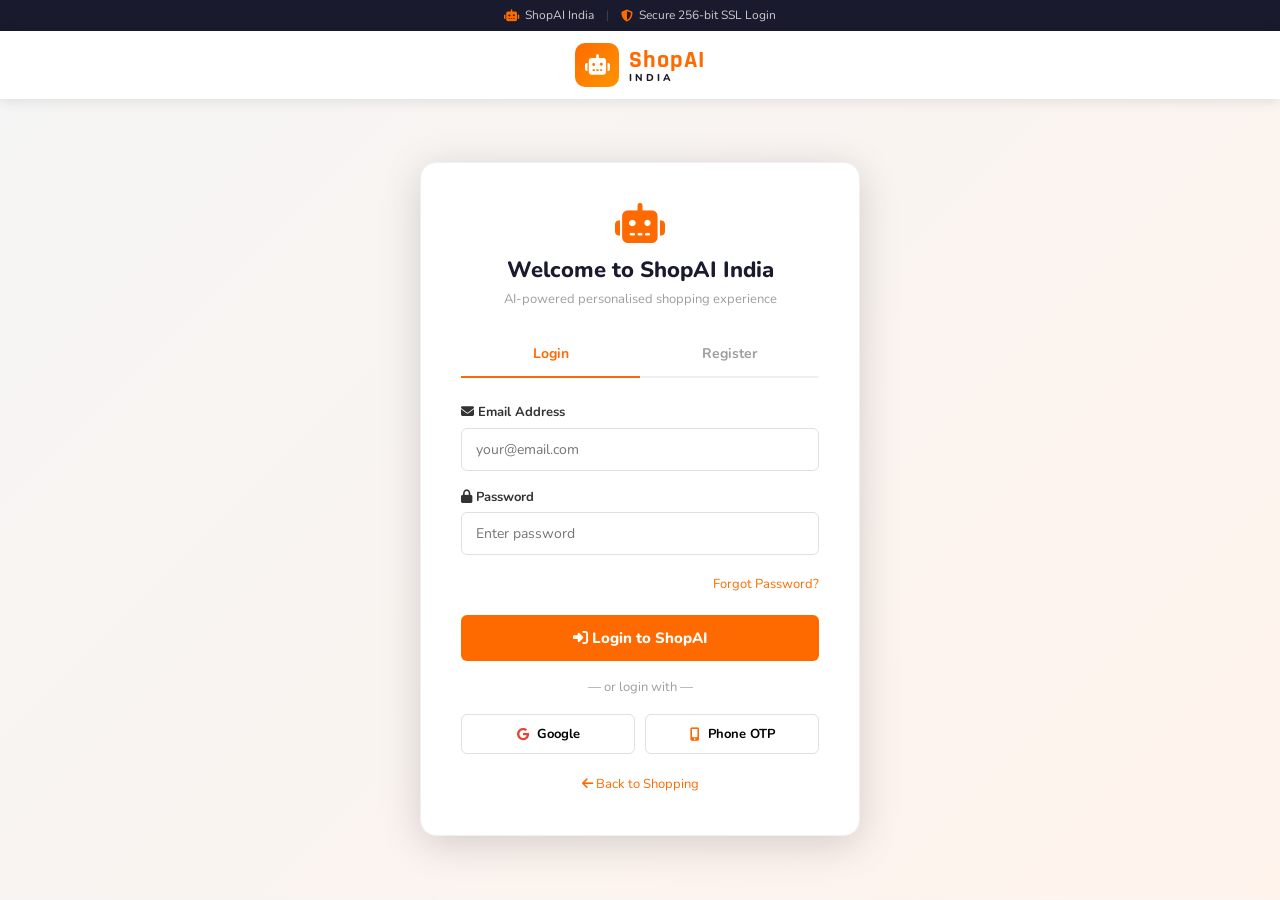
<file: shopai/frontend/login.html>
<!DOCTYPE html>
<html lang="en">
<head>
  <meta charset="UTF-8"/><meta name="viewport" content="width=device-width, initial-scale=1.0"/>
  <title>Login / Register – ShopAI India</title>
  <link rel="stylesheet" href="css/style.css"/><link rel="stylesheet" href="css/pages.css"/>
  <link href="https://fonts.googleapis.com/css2?family=Rajdhani:wght@500;600;700&family=Nunito:wght@400;600;700;800&display=swap" rel="stylesheet"/>
  <link rel="stylesheet" href="https://cdnjs.cloudflare.com/ajax/libs/font-awesome/6.5.0/css/all.min.css"/>
</head>
<body style="background:linear-gradient(135deg,#f5f5f5,#fff3ec)">
<div class="announce-bar"><div class="announce-inner"><span><i class="fas fa-robot"></i> ShopAI India</span><span class="sep">|</span><span><i class="fas fa-shield-alt"></i> Secure 256-bit SSL Login</span></div></div>
<header class="header"><div class="header-top"><div class="container"><div class="header-row" style="justify-content:center">
  <a href="index.html" class="logo"><div class="logo-icon"><i class="fas fa-robot"></i></div><div class="logo-words"><span class="logo-main">ShopAI</span><span class="logo-sub">INDIA</span></div></a>
</div></div></div></header>

<div class="auth-page">
  <div class="auth-card">
    <div class="auth-logo"><i class="fas fa-robot" style="font-size:40px;color:var(--primary)"></i><h2>Welcome to ShopAI India</h2><p>AI-powered personalised shopping experience</p></div>
    <div class="auth-tabs"><div class="auth-tab active" id="loginTab" onclick="switchTab('login')">Login</div><div class="auth-tab" id="regTab" onclick="switchTab('reg')">Register</div></div>

    <!-- LOGIN FORM -->
    <div id="loginForm">
      <div class="form-group"><label><i class="fas fa-envelope"></i> Email Address</label><input type="email" id="loginEmail" placeholder="your@email.com"/></div>
      <div class="form-group"><label><i class="fas fa-lock"></i> Password</label><input type="password" id="loginPass" placeholder="Enter password"/></div>
      <div style="text-align:right;margin-bottom:12px"><a href="#" style="font-size:13px;color:var(--primary)">Forgot Password?</a></div>
      <button class="btn-auth" onclick="doLogin()"><i class="fas fa-sign-in-alt"></i> Login to ShopAI</button>
      <div class="auth-or">— or login with —</div>
      <div class="social-btns">
        <button class="btn-social" onclick="showToast('Google login coming soon!')"><i class="fab fa-google" style="color:#ea4335"></i> Google</button>
        <button class="btn-social" onclick="showToast('OTP login coming soon!')"><i class="fas fa-mobile-alt" style="color:var(--primary)"></i> Phone OTP</button>
      </div>
    </div>

    <!-- REGISTER FORM -->
    <div id="regForm" style="display:none">
      <div class="form-group"><label><i class="fas fa-user"></i> Full Name</label><input type="text" id="regName" placeholder="Manoj kumar"/></div>
      <div class="form-group"><label><i class="fas fa-envelope"></i> Email Address</label><input type="email" id="regEmail" placeholder="Manoj@example.com"/></div>
      <div class="form-group"><label><i class="fas fa-phone"></i> Mobile Number</label><input type="tel" id="regPhone" placeholder="+91 98765 43210"/></div>
      <div class="form-group"><label><i class="fas fa-lock"></i> Create Password</label><input type="password" id="regPass" placeholder="Min 8 characters"/></div>
      <div class="form-group"><label><i class="fas fa-city"></i> City</label><input type="text" id="regCity" placeholder="salem,Bengaluru…"/></div>
      <div style="font-size:12px;color:var(--gray-500);margin-bottom:12px">By registering you agree to our <a href="#" style="color:var(--primary)">Terms</a> & <a href="#" style="color:var(--primary)">Privacy Policy</a></div>
      <button class="btn-auth" onclick="doRegister()"><i class="fas fa-user-plus"></i> Create Account</button>
    </div>

    <p style="text-align:center;margin-top:20px;font-size:13px"><a href="index.html" style="color:var(--primary)"><i class="fas fa-arrow-left"></i> Back to Shopping</a></p>
  </div>
</div>

<div class="toast" id="toast"><span id="toastMsg"></span></div>
<script>
function switchTab(t){
  document.getElementById('loginTab').classList.toggle('active',t==='login');
  document.getElementById('regTab').classList.toggle('active',t==='reg');
  document.getElementById('loginForm').style.display=t==='login'?'block':'none';
  document.getElementById('regForm').style.display=t==='reg'?'block':'none';
}
async function doLogin(){
  const email=document.getElementById('loginEmail').value;
  const pass=document.getElementById('loginPass').value;
  if(!email||!pass){showToast('Please fill in all fields');return;}
  // Demo login (no backend required for demo)
  if(email&&pass.length>=4){
    localStorage.setItem('shopai_user',JSON.stringify({email,name:email.split('@')[0],loggedIn:true}));
    showToast('✅ Login successful! Redirecting…');
    setTimeout(()=>location.href='index.html',1200);
  } else { showToast('❌ Invalid credentials'); }
  // Real call: POST http://localhost:8080/api/auth/login {email,password}
}
async function doRegister(){
  const name=document.getElementById('regName').value;
  const email=document.getElementById('regEmail').value;
  const phone=document.getElementById('regPhone').value;
  const pass=document.getElementById('regPass').value;
  if(!name||!email||!phone||!pass){showToast('Please fill all required fields');return;}
  if(pass.length<8){showToast('Password must be at least 8 characters');return;}
  localStorage.setItem('shopai_user',JSON.stringify({name,email,phone,loggedIn:true}));
  showToast('🎉 Account created! Welcome to ShopAI India!');
  setTimeout(()=>location.href='index.html',1500);
  // Real call: POST http://localhost:8080/api/auth/register {fullName,email,password,phone,city}
}
function showToast(msg){
  const t=document.getElementById('toast');
  document.getElementById('toastMsg').textContent=msg;
  t.classList.add('show'); setTimeout(()=>t.classList.remove('show'),3000);
}
</script>
</body>
</html>
</file>
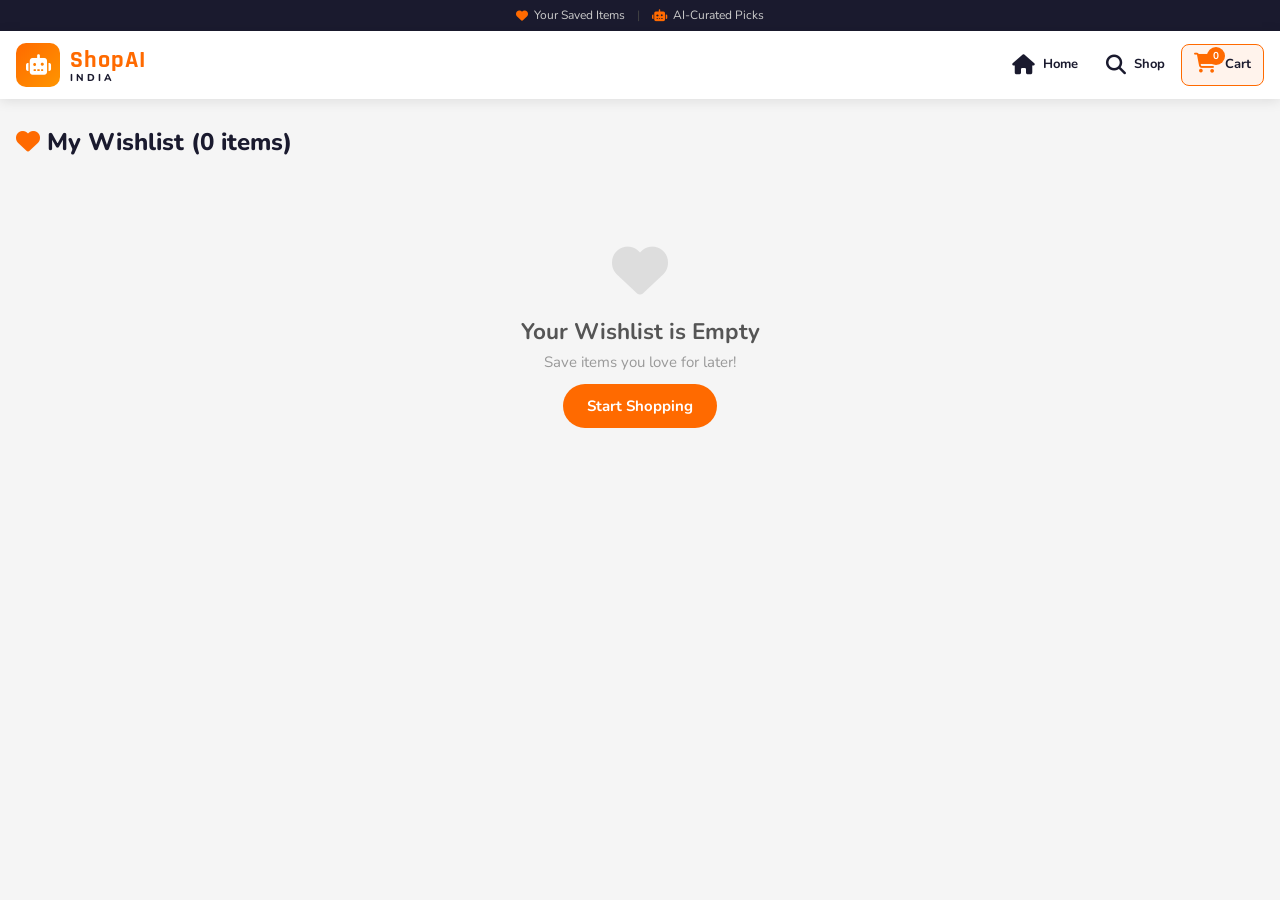
<file: shopai/frontend/wishlist.html>
<!DOCTYPE html>
<html lang="en">
<head>
  <meta charset="UTF-8"/><meta name="viewport" content="width=device-width, initial-scale=1.0"/>
  <title>My Wishlist – ShopAI India</title>
  <link rel="stylesheet" href="css/style.css"/>
  <link href="https://fonts.googleapis.com/css2?family=Rajdhani:wght@500;600;700&family=Nunito:wght@400;600;700;800&display=swap" rel="stylesheet"/>
  <link rel="stylesheet" href="https://cdnjs.cloudflare.com/ajax/libs/font-awesome/6.5.0/css/all.min.css"/>
</head>
<body>
<div class="announce-bar"><div class="announce-inner"><span><i class="fas fa-heart"></i> Your Saved Items</span><span class="sep">|</span><span><i class="fas fa-robot"></i> AI-Curated Picks</span></div></div>
<header class="header">
  <div class="header-top"><div class="container"><div class="header-row">
    <a href="index.html" class="logo"><div class="logo-icon"><i class="fas fa-robot"></i></div><div class="logo-words"><span class="logo-main">ShopAI</span><span class="logo-sub">INDIA</span></div></a>
    <div style="flex:1"></div>
    <div class="header-actions">
      <a href="index.html" class="haction"><i class="fas fa-home hicon"></i><div class="haction-text"><span class="haction-main">Home</span></div></a>
      <a href="products.html" class="haction"><i class="fas fa-search hicon"></i><div class="haction-text"><span class="haction-main">Shop</span></div></a>
      <a href="cart.html" class="haction cart-btn"><div style="position:relative"><i class="fas fa-shopping-cart hicon"></i><span class="hbadge" id="cartCount">0</span></div><div class="haction-text"><span class="haction-main">Cart</span></div></a>
    </div>
  </div></div></div>
</header>

<main style="padding:24px 0;background:#f5f5f5;min-height:80vh">
  <div class="container">
    <h1 style="font-size:24px;font-weight:800;margin-bottom:20px;color:var(--secondary)"><i class="fas fa-heart" style="color:var(--primary)"></i> My Wishlist (<span id="wlCount">0</span> items)</h1>
    <div class="prod-grid" id="wishlistGrid"></div>
  </div>
</main>

<div class="toast" id="toast"><span id="toastMsg"></span></div>
<script src="js/data.js"></script><script src="js/app.js"></script>
<script>
document.addEventListener('DOMContentLoaded',()=>{
  const wl=JSON.parse(localStorage.getItem('shopai_wishlist')||'[]');
  document.getElementById('wlCount').textContent=wl.length;
  const items=PRODUCTS.filter(p=>wl.includes(p.id));
  const grid=document.getElementById('wishlistGrid');
  if(!items.length){
    grid.innerHTML='<div style="grid-column:1/-1;text-align:center;padding:60px;color:#999"><i class="fas fa-heart" style="font-size:56px;color:#ddd;display:block;margin-bottom:16px"></i><h2 style="color:#555">Your Wishlist is Empty</h2><p style="margin-bottom:20px">Save items you love for later!</p><a href="products.html" style="background:var(--primary);color:#fff;padding:12px 24px;border-radius:25px;font-weight:700;text-decoration:none">Start Shopping</a></div>';
  } else {
    renderGrid(items,'wishlistGrid');
  }
  updateCartUI(); updateWishlistUI();
});
</script>
</body>
</html>
</file>
<file: shopai/frontend/css/style.css>
/* ============================================================
   ShopAI India — Complete Stylesheet (Alibaba-Style Indian Theme)
   ============================================================ */
:root{
  --primary:#FF6A00; --primary-dark:#e05d00; --primary-light:#fff3ec;
  --secondary:#1a1a2e; --accent:#16213e;
  --gold:#FFB800; --success:#00b050; --danger:#e02020; --info:#0070f3;
  --white:#fff; --gray-100:#f8f9fa; --gray-200:#f0f0f0; --gray-300:#e0e0e0;
  --gray-500:#9e9e9e; --gray-700:#555; --text:#333;
  --shadow-sm:0 2px 8px rgba(0,0,0,.08);
  --shadow-md:0 4px 20px rgba(0,0,0,.12);
  --shadow-lg:0 8px 40px rgba(0,0,0,.16);
  --r-sm:6px; --r-md:10px; --r-lg:16px;
}
*,*::before,*::after{box-sizing:border-box;margin:0;padding:0}
html{scroll-behavior:smooth;font-size:15px}
body{font-family:'Nunito',sans-serif;color:var(--text);background:#f5f5f5;line-height:1.6}
a{text-decoration:none;color:inherit;transition:color .2s}
ul{list-style:none}
img{max-width:100%;display:block}
.container{max-width:1280px;margin:0 auto;padding:0 16px}

/* ── Announce Bar ── */
.announce-bar{background:var(--secondary);color:#ccc;font-size:12px;padding:6px 0;text-align:center}
.announce-inner{display:flex;justify-content:center;align-items:center;gap:12px;flex-wrap:wrap}
.announce-inner span{display:flex;align-items:center;gap:6px}
.announce-inner i{color:var(--primary)}
.sep{color:#444}

/* ── Header ── */
.header{background:#fff;position:sticky;top:0;z-index:1000;box-shadow:0 2px 12px rgba(0,0,0,.1)}
.header-top{padding:12px 0}
.header-row{display:flex;align-items:center;gap:16px}

/* Logo */
.logo{display:flex;align-items:center;gap:10px;flex-shrink:0}
.logo-icon{width:44px;height:44px;background:linear-gradient(135deg,var(--primary),#ff9500);border-radius:var(--r-md);display:flex;align-items:center;justify-content:center;color:#fff;font-size:20px}
.logo-words{display:flex;flex-direction:column;line-height:1}
.logo-main{font-family:'Rajdhani',sans-serif;font-size:24px;font-weight:700;color:var(--primary);letter-spacing:1px}
.logo-sub{font-size:10px;font-weight:800;color:var(--secondary);letter-spacing:3px;margin-top:1px}

/* Search */
.search-bar{flex:1;display:flex;align-items:center;border:2px solid var(--primary);border-radius:30px;overflow:hidden;position:relative;background:#fff}
.search-cat-sel{padding:10px 12px;border:none;border-right:1px solid var(--gray-300);background:var(--gray-100);font-size:13px;color:var(--gray-700);outline:none;cursor:pointer;font-family:'Nunito',sans-serif}
.search-bar input{flex:1;padding:10px 16px;border:none;font-size:14px;outline:none;font-family:'Nunito',sans-serif}
.search-btn{padding:10px 24px;background:var(--primary);color:#fff;border:none;cursor:pointer;font-weight:700;font-size:14px;font-family:'Nunito',sans-serif;white-space:nowrap;transition:background .2s}
.search-btn:hover{background:var(--primary-dark)}
.search-suggest{position:absolute;top:calc(100% + 8px);left:0;right:0;background:#fff;border-radius:var(--r-md);box-shadow:var(--shadow-lg);display:none;z-index:200}
.search-suggest.active{display:block}
.sug-item{padding:10px 16px;cursor:pointer;display:flex;align-items:center;gap:10px;font-size:14px}
.sug-item:hover{background:var(--primary-light);color:var(--primary)}
.sug-item i{color:var(--gray-500)}

/* Header Actions */
.header-actions{display:flex;align-items:center;gap:4px;flex-shrink:0}
.haction{display:flex;align-items:center;gap:8px;padding:8px 12px;border-radius:var(--r-sm);cursor:pointer;transition:background .2s;color:var(--text);position:relative;text-decoration:none}
.haction:hover{background:var(--gray-100)}
.hicon{font-size:20px;color:var(--secondary)}
.haction-text{display:flex;flex-direction:column;line-height:1.2}
.haction-label{font-size:11px;color:var(--gray-500)}
.haction-main{font-size:13px;font-weight:700;color:var(--secondary)}
.hbadge{position:absolute;top:-6px;right:-8px;background:var(--primary);color:#fff;border-radius:50%;width:18px;height:18px;font-size:10px;font-weight:700;display:flex;align-items:center;justify-content:center}
.cart-btn{background:var(--primary-light);border:1px solid var(--primary);border-radius:8px}
.cart-btn .hicon{color:var(--primary)}
.hdropdown{position:absolute;top:calc(100% + 8px);right:0;background:#fff;border-radius:var(--r-md);box-shadow:var(--shadow-lg);min-width:180px;display:none;z-index:300;border:1px solid var(--gray-200);overflow:hidden}
.hdropdown.show{display:block}
.hdropdown a{display:flex;align-items:center;gap:10px;padding:12px 16px;font-size:14px;transition:background .15s}
.hdropdown a:hover{background:var(--primary-light);color:var(--primary)}
.hdropdown a i{width:16px;color:var(--primary)}

/* ── Nav ── */
.nav{background:var(--secondary)}
.nav-list{display:flex;align-items:center;overflow-x:auto}
.nav-item{position:relative;flex-shrink:0}
.nav-link{display:flex;align-items:center;gap:6px;padding:12px 16px;color:rgba(255,255,255,.85);font-size:13.5px;font-weight:600;transition:all .2s;white-space:nowrap;cursor:pointer}
.nav-link:hover,.nav-link.active{color:#fff;background:rgba(255,255,255,.08)}
.nav-link i{font-size:12px}
.deal-lnk{color:#FFD700!important}
.ai-lnk{color:#a78bfa!important}

/* Mega Menu */
.mega-menu{position:absolute;top:100%;left:0;background:#fff;border-radius:0 0 var(--r-md) var(--r-md);box-shadow:var(--shadow-lg);display:none;padding:20px;gap:20px;z-index:500;min-width:600px;grid-template-columns:repeat(4,1fr)}
.nav-item.has-mega:hover .mega-menu{display:grid}
.mega-col h4{font-size:13px;font-weight:800;color:var(--primary);text-transform:uppercase;letter-spacing:.5px;margin-bottom:10px;padding-bottom:8px;border-bottom:2px solid var(--primary-light)}
.mega-col a{display:block;padding:5px 0;font-size:13px;color:var(--gray-700)}
.mega-col a:hover{color:var(--primary);padding-left:6px}

/* ── Hero ── */
.hero{background:#fff;padding:12px 0 0}
.hero-grid{display:grid;grid-template-columns:180px 1fr 200px;gap:12px;align-items:start}

/* Sidebar */
.hero-sidebar{background:#fff;border-radius:var(--r-md);border:1px solid var(--gray-200);overflow:hidden;align-self:stretch}
.sidebar-link{display:flex;align-items:center;gap:10px;padding:11px 14px;font-size:13px;font-weight:600;color:var(--text);border-bottom:1px solid var(--gray-200);transition:all .15s}
.sidebar-link:last-child{border-bottom:none}
.sidebar-link:hover{background:var(--primary-light);color:var(--primary);padding-left:20px}
.sidebar-link i{color:var(--primary);width:16px}

/* Slider */
.slider-wrap{border-radius:var(--r-lg);overflow:hidden;position:relative;height:360px}
.slides{display:flex;height:100%;transition:transform .5s ease}
.slide{min-width:100%;display:flex;align-items:center;padding:30px 40px;position:relative;overflow:hidden}
.slide-1{background:linear-gradient(135deg,#1a1a2e 0%,#16213e 50%,#0f3460 100%)}
.slide-2{background:linear-gradient(135deg,#FF6A00 0%,#ff9500 100%)}
.slide-content{flex:1;z-index:2}
.slide-pill{display:inline-flex;align-items:center;gap:6px;background:rgba(255,106,0,.2);border:1px solid var(--primary);color:var(--primary);padding:4px 12px;border-radius:20px;font-size:11px;font-weight:800;letter-spacing:1px;margin-bottom:12px}
.deal-pill{background:rgba(255,255,255,.2);border-color:#fff;color:#fff}
.slide h1{font-family:'Rajdhani',sans-serif;font-size:38px;font-weight:700;color:#fff;line-height:1.1;margin-bottom:12px}
.slide h1 span{color:var(--gold)}
.slide-2 .slide h1 span{color:#fff;text-shadow:0 2px 8px rgba(0,0,0,.2)}
.slide p{color:rgba(255,255,255,.8);font-size:14px;margin-bottom:20px}
.slide-btns{display:flex;gap:10px;margin-bottom:20px}
.btn-primary{padding:10px 24px;background:var(--primary);color:#fff;border-radius:25px;font-weight:700;font-size:14px;transition:transform .2s,box-shadow .2s;box-shadow:0 4px 15px rgba(255,106,0,.4)}
.btn-primary:hover{transform:translateY(-2px);box-shadow:0 8px 25px rgba(255,106,0,.5)}
.btn-outline-w{padding:10px 24px;background:rgba(255,255,255,.15);color:#fff;border:1px solid rgba(255,255,255,.3);border-radius:25px;font-weight:700;font-size:14px;backdrop-filter:blur(4px);transition:all .2s}
.btn-outline-w:hover{background:rgba(255,255,255,.25)}
.slide-stats{display:flex;gap:20px}
.sstat{display:flex;flex-direction:column}
.sstat strong{font-size:18px;font-weight:800;color:var(--gold);font-family:'Rajdhani',sans-serif}
.sstat span{font-size:11px;color:rgba(255,255,255,.7)}
.slide-visual{width:220px;flex-shrink:0;position:relative;display:flex;align-items:center;justify-content:center}

/* Phone Card in Slide */
.phone-card{background:#111;border-radius:22px;border:3px solid #333;padding:12px 8px;width:130px;box-shadow:0 20px 60px rgba(0,0,0,.5);position:relative;z-index:2}
.pc-top{background:var(--primary);color:#fff;font-size:9px;font-weight:700;padding:6px 10px;border-radius:12px;text-align:center;margin-bottom:10px}
.pc-product{background:#fff;border-radius:12px;padding:10px;display:flex;align-items:center;gap:8px}
.pc-emoji{font-size:28px}
.pc-name{font-size:9px;font-weight:700;color:var(--text)}
.pc-price{font-size:10px;font-weight:800;color:var(--primary)}
.pc-ai{font-size:8px;color:var(--gold)}
.float-chips{position:absolute;top:0;left:0;width:100%;height:100%}
.fchip{position:absolute;width:46px;height:46px;border-radius:50%;display:flex;align-items:center;justify-content:center;font-size:16px;animation:floatC 3s ease-in-out infinite}
.c1{background:rgba(255,106,0,.2);color:var(--primary);top:5px;left:10px;animation-delay:0s}
.c2{background:rgba(255,184,0,.2);color:var(--gold);top:20px;right:5px;animation-delay:.5s}
.c3{background:rgba(255,255,255,.1);color:#fff;bottom:10px;left:5px;animation-delay:1s}
@keyframes floatC{0%,100%{transform:translateY(0)}50%{transform:translateY(-10px)}}

/* Countdown */
.countdown{display:flex;align-items:center;gap:8px;flex-wrap:wrap}
.cu{text-align:center}
.cu span{display:block;font-family:'Rajdhani',sans-serif;font-size:32px;font-weight:700;color:#fff;background:rgba(0,0,0,.2);border-radius:8px;padding:4px 10px;min-width:56px}
.cu label{font-size:10px;color:rgba(255,255,255,.8);margin-top:4px}
.csep{font-size:26px;color:#fff;font-weight:700}

/* Deal Floats */
.deal-floats{display:flex;flex-direction:column;gap:10px}
.dfloat{background:rgba(255,255,255,.9);border-radius:10px;padding:10px 16px;font-size:14px;display:flex;align-items:center;gap:8px;box-shadow:var(--shadow-sm)}
.dfloat strong{color:var(--primary)}

/* Slider Controls */
.sl-btn{position:absolute;top:50%;transform:translateY(-50%);background:rgba(255,255,255,.15);border:none;color:#fff;width:36px;height:36px;border-radius:50%;cursor:pointer;font-size:14px;display:flex;align-items:center;justify-content:center;transition:background .2s;backdrop-filter:blur(4px)}
.sl-prev{left:12px}
.sl-next{right:12px}
.sl-btn:hover{background:rgba(255,255,255,.3)}
.sl-dots{position:absolute;bottom:12px;left:50%;transform:translateX(-50%);display:flex;gap:6px}
.sl-dot{width:8px;height:8px;border-radius:50%;background:rgba(255,255,255,.4);cursor:pointer;transition:all .2s}
.sl-dot.active{background:#fff;width:20px;border-radius:4px}

/* Mini Banners */
.hero-right{display:flex;flex-direction:column;gap:12px}
.mini-banner{border-radius:var(--r-md);padding:16px;display:flex;align-items:center;justify-content:space-between;cursor:pointer;flex:1;transition:transform .2s,box-shadow .2s}
.mini-banner:hover{transform:translateY(-3px);box-shadow:var(--shadow-md)}
.mb-dark{background:linear-gradient(135deg,#1a1a2e,#16213e)}
.mb-orange{background:linear-gradient(135deg,var(--primary),#ff9500)}
.mb-tag{display:inline-block;background:var(--primary);color:#fff;padding:2px 8px;border-radius:10px;font-size:10px;font-weight:800;margin-bottom:6px}
.hot-tag{background:#e02020}
.mb-text h3,.mini-banner h3{font-size:15px;font-weight:800;color:#fff}
.mb-text p,.mini-banner p{font-size:12px;color:rgba(255,255,255,.8);margin-top:4px}
.mb-emoji{font-size:36px}

/* ── Sections ── */
.section{padding:24px 0}
.sec-header{display:flex;align-items:center;gap:12px;margin-bottom:16px;flex-wrap:wrap}
.sec-title-group{display:flex;align-items:center;gap:10px}
.sec-tag{padding:4px 10px;border-radius:20px;font-size:11px;font-weight:800;text-transform:uppercase;letter-spacing:.5px}
.trend-tag{background:#fff3ec;color:var(--primary);border:1px solid var(--primary)}
.feat-tag{background:#fffbec;color:#c08000;border:1px solid var(--gold)}
.deal-tag{background:#fff0f0;color:var(--danger);border:1px solid var(--danger)}
.sec-title{font-family:'Rajdhani',sans-serif;font-size:22px;font-weight:700;color:var(--secondary)}
.center-title{text-align:center;margin-bottom:24px}
.see-all{margin-left:auto;font-size:13px;font-weight:700;color:var(--primary);display:flex;align-items:center;gap:4px;padding:6px 12px;border:1px solid var(--primary);border-radius:20px;transition:all .2s;white-space:nowrap}
.see-all:hover{background:var(--primary);color:#fff}
.sec-tabs{display:flex;gap:6px}
.tab{padding:5px 14px;border:1px solid var(--gray-300);border-radius:20px;background:#fff;font-size:12px;font-weight:600;cursor:pointer;font-family:'Nunito',sans-serif;transition:all .2s}
.tab.active,.tab:hover{background:var(--primary);color:#fff;border-color:var(--primary)}

/* ── Category Grid ── */
.cat-grid{display:grid;grid-template-columns:repeat(8,1fr);gap:12px}
.cat-card{background:#fff;border-radius:var(--r-md);padding:16px 10px;text-align:center;cursor:pointer;transition:all .25s;border:1px solid var(--gray-200)}
.cat-card:hover{transform:translateY(-4px);box-shadow:var(--shadow-md);border-color:var(--primary)}
.cat-icon{width:60px;height:60px;border-radius:50%;background:var(--primary-light);display:flex;align-items:center;justify-content:center;font-size:24px;margin:0 auto 10px;transition:all .25s;color:var(--primary)}
.cat-card:hover .cat-icon{background:var(--primary);color:#fff;transform:scale(1.1)}
.cat-name{font-size:12px;font-weight:700;color:var(--text)}
.cat-count{font-size:11px;color:var(--gray-500);margin-top:2px}

/* ── AI Strip ── */
.ai-strip{padding:12px 0}
.ai-strip-inner{background:linear-gradient(135deg,#1a1a2e,#16213e,#0f3460);border-radius:var(--r-lg);padding:20px 28px;display:flex;align-items:center;gap:24px;flex-wrap:wrap}
.ai-strip-left{display:flex;align-items:center;gap:16px;flex:1}
.ai-pulse-icon{width:56px;height:56px;background:rgba(255,106,0,.15);border-radius:50%;display:flex;align-items:center;justify-content:center;font-size:24px;color:var(--primary);animation:pulse 2s ease-in-out infinite;flex-shrink:0;border:2px solid rgba(255,106,0,.3)}
@keyframes pulse{0%,100%{transform:scale(1);box-shadow:0 0 0 0 rgba(255,106,0,.3)}50%{transform:scale(1.05);box-shadow:0 0 0 12px rgba(255,106,0,0)}}
.ai-strip-inner h3{font-size:18px;font-weight:800;color:#fff;margin-bottom:4px}
.ai-strip-inner p{font-size:13px;color:rgba(255,255,255,.7)}
.ai-feats{display:flex;gap:12px;flex-wrap:wrap}
.ai-feat{display:flex;align-items:center;gap:6px;font-size:12px;color:rgba(255,255,255,.8);background:rgba(255,255,255,.08);padding:8px 14px;border-radius:20px;border:1px solid rgba(255,255,255,.1)}
.ai-feat i{color:var(--primary)}
.btn-ai{padding:12px 24px;background:var(--primary);color:#fff;border-radius:25px;font-weight:700;font-size:14px;white-space:nowrap;transition:all .2s;box-shadow:0 4px 20px rgba(255,106,0,.4)}
.btn-ai:hover{transform:translateY(-2px);box-shadow:0 8px 30px rgba(255,106,0,.5)}

/* ── Product Grid & Card ── */
.prod-grid{display:grid;grid-template-columns:repeat(4,1fr);gap:14px}
.prod-card{background:#fff;border-radius:var(--r-md);overflow:hidden;transition:all .3s;cursor:pointer;border:1px solid var(--gray-200);position:relative}
.prod-card:hover{transform:translateY(-6px);box-shadow:var(--shadow-lg);border-color:var(--primary)}
.pc-img-wrap{position:relative;aspect-ratio:1;overflow:hidden;background:var(--gray-100)}
.pc-img{width:100%;height:100%;object-fit:cover;transition:transform .4s}
.prod-card:hover .pc-img{transform:scale(1.08)}
.pc-badges{position:absolute;top:10px;left:10px;display:flex;flex-direction:column;gap:4px}
.pbadge{padding:3px 8px;border-radius:4px;font-size:10px;font-weight:800;text-transform:uppercase}
.pbadge-disc{background:var(--danger);color:#fff}
.pbadge-trend{background:var(--primary);color:#fff}
.pbadge-ai{background:var(--secondary);color:#fff}
.pc-actions{position:absolute;top:10px;right:10px;display:flex;flex-direction:column;gap:6px;opacity:0;transform:translateX(10px);transition:all .25s}
.prod-card:hover .pc-actions{opacity:1;transform:translateX(0)}
.pab{width:34px;height:34px;border-radius:50%;background:#fff;border:none;cursor:pointer;font-size:13px;color:var(--gray-700);transition:all .2s;display:flex;align-items:center;justify-content:center;box-shadow:var(--shadow-sm)}
.pab:hover,.pab.active{background:var(--primary);color:#fff}
.pc-info{padding:12px}
.pc-brand{font-size:11px;color:var(--primary);font-weight:700;text-transform:uppercase;margin-bottom:4px}
.pc-name{font-size:13.5px;font-weight:700;color:var(--text);line-height:1.4;margin-bottom:6px;display:-webkit-box;-webkit-line-clamp:2;-webkit-box-orient:vertical;overflow:hidden}
.pc-ai-desc{font-size:11px;color:var(--gray-500);line-height:1.4;display:-webkit-box;-webkit-line-clamp:2;-webkit-box-orient:vertical;overflow:hidden;margin-bottom:8px}
.pc-rating{display:flex;align-items:center;gap:6px;margin-bottom:8px}
.stars{color:var(--gold);font-size:12px}
.rv{font-size:12px;font-weight:700}
.rc{font-size:11px;color:var(--gray-500)}
.pc-price{display:flex;align-items:center;gap:8px;flex-wrap:wrap;margin-bottom:10px}
.pf-price{font-size:18px;font-weight:800;color:var(--text);font-family:'Rajdhani',sans-serif}
.po-price{font-size:13px;color:var(--gray-500);text-decoration:line-through}
.ps-price{font-size:12px;font-weight:700;color:var(--success)}
.btn-add-cart{width:100%;padding:9px;background:var(--primary);color:#fff;border:none;border-radius:var(--r-sm);font-weight:700;font-size:13px;cursor:pointer;font-family:'Nunito',sans-serif;transition:all .2s;display:flex;align-items:center;justify-content:center;gap:6px}
.btn-add-cart:hover{background:var(--primary-dark);transform:translateY(-1px)}

/* Deal Timer */
.deal-timer{background:var(--danger);color:#fff;padding:6px 14px;border-radius:20px;font-size:13px;font-weight:700;display:flex;align-items:center;gap:8px;font-family:'Rajdhani',sans-serif}

/* ── Promo Grid ── */
.promo-grid{display:grid;grid-template-columns:repeat(3,1fr);gap:14px}
.promo-card{border-radius:var(--r-lg);padding:24px;display:flex;align-items:center;justify-content:space-between;cursor:pointer;transition:transform .2s,box-shadow .2s}
.promo-card:hover{transform:translateY(-4px);box-shadow:var(--shadow-lg)}
.pc-orange{background:linear-gradient(135deg,#FF6A00,#ff9500)}
.pc-dark{background:linear-gradient(135deg,#1a1a2e,#16213e)}
.pc-green{background:linear-gradient(135deg,#00b050,#00d060)}
.pc-off{font-size:28px;font-weight:900;color:#fff;font-family:'Rajdhani',sans-serif;display:block}
.promo-card h3{font-size:18px;font-weight:800;color:#fff;margin:4px 0}
.promo-card p{font-size:13px;color:rgba(255,255,255,.85)}
.pc-btn{display:inline-block;margin-top:12px;padding:8px 18px;background:rgba(255,255,255,.2);color:#fff;border-radius:20px;font-size:13px;font-weight:700;border:1px solid rgba(255,255,255,.3);transition:all .2s}
.pc-btn:hover{background:rgba(255,255,255,.35)}
.pc-emoji{font-size:52px}

/* ── Why Us ── */
.why-grid{display:grid;grid-template-columns:repeat(3,1fr);gap:16px}
.why-card{background:#fff;border-radius:var(--r-md);padding:24px;text-align:center;border:1px solid var(--gray-200);transition:all .25s}
.why-card:hover{transform:translateY(-4px);box-shadow:var(--shadow-md);border-color:var(--primary)}
.why-icon{width:64px;height:64px;border-radius:50%;display:flex;align-items:center;justify-content:center;font-size:26px;margin:0 auto 16px}
.wi-orange{background:rgba(255,106,0,.1);color:var(--primary)}
.wi-blue{background:rgba(0,112,243,.1);color:var(--info)}
.wi-green{background:rgba(0,176,80,.1);color:var(--success)}
.wi-gold{background:rgba(255,184,0,.1);color:var(--gold)}
.wi-purple{background:rgba(167,139,250,.1);color:#7c3aed}
.wi-red{background:rgba(224,32,32,.1);color:var(--danger)}
.why-card h3{font-size:16px;font-weight:800;margin-bottom:8px}
.why-card p{font-size:13px;color:var(--gray-700);line-height:1.6}

/* ── Newsletter ── */
.nl-card{background:linear-gradient(135deg,#1a1a2e,#16213e);border-radius:var(--r-lg);padding:28px 32px;display:flex;align-items:center;gap:24px;flex-wrap:wrap}
.nl-left{display:flex;align-items:center;gap:16px;flex:1}
.nl-icon{width:56px;height:56px;background:rgba(255,106,0,.15);border-radius:50%;display:flex;align-items:center;justify-content:center;font-size:24px;color:var(--primary);flex-shrink:0;border:2px solid rgba(255,106,0,.2)}
.nl-card h3{font-size:18px;font-weight:800;color:#fff;margin-bottom:4px}
.nl-card p{font-size:13px;color:rgba(255,255,255,.7)}
.nl-form{display:flex;border-radius:30px;overflow:hidden;flex-shrink:0;box-shadow:0 4px 20px rgba(0,0,0,.3)}
.nl-form input{padding:13px 20px;border:none;font-size:14px;outline:none;min-width:260px;font-family:'Nunito',sans-serif}
.nl-form button{padding:13px 24px;background:var(--primary);color:#fff;border:none;cursor:pointer;font-weight:700;font-size:14px;font-family:'Nunito',sans-serif;display:flex;align-items:center;gap:8px;white-space:nowrap;transition:background .2s}
.nl-form button:hover{background:var(--primary-dark)}

/* ── Footer ── */
.footer{background:var(--secondary);color:rgba(255,255,255,.8);padding:40px 0 0;margin-top:24px}
.footer-grid{display:grid;grid-template-columns:1.5fr 1fr 1fr 1fr 1.3fr;gap:32px;padding-bottom:32px;border-bottom:1px solid rgba(255,255,255,.1)}
.brand-col{}
.footer-logo{display:flex;align-items:center;gap:10px;margin-bottom:14px}
.footer-logo i{font-size:28px;color:var(--primary)}
.fl-main{font-family:'Rajdhani',sans-serif;font-size:22px;font-weight:700;color:#fff;display:block;line-height:1}
.fl-sub{font-size:10px;letter-spacing:3px;color:rgba(255,255,255,.5)}
.footer-desc{font-size:13px;line-height:1.7;color:rgba(255,255,255,.6);margin-bottom:16px}
.footer-social{display:flex;gap:8px;margin-bottom:14px}
.footer-social a{width:34px;height:34px;background:rgba(255,255,255,.08);border-radius:50%;display:flex;align-items:center;justify-content:center;font-size:14px;color:rgba(255,255,255,.7);transition:all .2s}
.footer-social a:hover{background:var(--primary);color:#fff}
.app-btns{display:flex;gap:8px;flex-wrap:wrap}
.app-btn{display:flex;align-items:center;gap:6px;padding:8px 12px;background:rgba(255,255,255,.08);color:rgba(255,255,255,.8);border-radius:var(--r-sm);font-size:12px;font-weight:600;transition:all .2s;border:1px solid rgba(255,255,255,.1)}
.app-btn:hover{background:rgba(255,255,255,.15);color:#fff}
.footer-col h4{font-size:14px;font-weight:800;color:#fff;margin-bottom:14px;text-transform:uppercase;letter-spacing:.5px}
.footer-col ul li{margin-bottom:8px}
.footer-col ul a{font-size:13px;color:rgba(255,255,255,.6);transition:color .15s}
.footer-col ul a:hover{color:var(--primary)}
.footer-contact{margin-bottom:14px}
.fc-item{display:flex;align-items:flex-start;gap:10px;font-size:13px;color:rgba(255,255,255,.6);margin-bottom:8px}
.fc-item i{color:var(--primary);margin-top:2px;width:14px;flex-shrink:0}
.pay-icons{display:flex;flex-wrap:wrap;gap:6px}
.pay-icons span{background:rgba(255,255,255,.1);color:rgba(255,255,255,.7);padding:3px 8px;border-radius:4px;font-size:11px;font-weight:700;border:1px solid rgba(255,255,255,.1)}
.footer-bottom{display:flex;align-items:center;justify-content:space-between;padding:16px 0;flex-wrap:wrap;gap:8px}
.footer-bottom p{font-size:12px;color:rgba(255,255,255,.4)}
.fb-links{display:flex;gap:16px}
.fb-links a{font-size:12px;color:rgba(255,255,255,.5)}
.fb-links a:hover{color:var(--primary)}

/* ── Chatbot ── */
.cb-trigger{position:fixed;bottom:24px;right:24px;width:60px;height:60px;background:linear-gradient(135deg,var(--primary),#ff9500);border:none;border-radius:50%;cursor:pointer;font-size:22px;color:#fff;z-index:900;box-shadow:0 6px 25px rgba(255,106,0,.5);transition:all .3s;display:flex;align-items:center;justify-content:center}
.cb-trigger:hover{transform:scale(1.1)}
.cb-badge{position:absolute;top:-4px;right:-4px;background:var(--success);color:#fff;font-size:9px;font-weight:800;padding:2px 5px;border-radius:8px}
.chatbot{position:fixed;bottom:96px;right:24px;width:340px;background:#fff;border-radius:var(--r-lg);box-shadow:0 20px 60px rgba(0,0,0,.2);z-index:900;display:none;flex-direction:column;overflow:hidden;border:1px solid var(--gray-200);max-height:520px}
.chatbot.open{display:flex}
.cb-head{background:linear-gradient(135deg,var(--secondary),var(--accent));padding:14px 16px;display:flex;align-items:center;gap:12px}
.cb-avatar{width:36px;height:36px;background:var(--primary);border-radius:50%;display:flex;align-items:center;justify-content:center;font-size:16px;color:#fff}
.cb-title h4{font-size:14px;font-weight:700;color:#fff}
.cb-title span{font-size:11px;color:rgba(255,255,255,.7)}
.cb-online{display:inline-block;width:7px;height:7px;background:var(--success);border-radius:50%;margin-right:4px}
.cb-close{margin-left:auto;background:rgba(255,255,255,.1);border:none;color:#fff;width:28px;height:28px;border-radius:50%;cursor:pointer;font-size:13px;display:flex;align-items:center;justify-content:center;transition:background .2s}
.cb-close:hover{background:rgba(255,255,255,.25)}
.cb-msgs{flex:1;overflow-y:auto;padding:14px;display:flex;flex-direction:column;gap:10px;min-height:200px;max-height:300px;background:#f8f9fa}
.cb-msg{display:flex}
.cb-msg.user{justify-content:flex-end}
.cb-bubble{background:#fff;padding:10px 12px;border-radius:0 12px 12px 12px;font-size:13px;line-height:1.5;max-width:240px;box-shadow:var(--shadow-sm);white-space:pre-line}
.cb-msg.user .cb-bubble{background:var(--primary);color:#fff;border-radius:12px 0 12px 12px}
.cb-quick{padding:8px 12px;display:flex;gap:6px;flex-wrap:wrap;border-top:1px solid var(--gray-200);background:#fff}
.cb-quick button{padding:5px 12px;background:var(--primary-light);border:1px solid var(--primary);color:var(--primary);border-radius:14px;font-size:11px;font-weight:600;cursor:pointer;font-family:'Nunito',sans-serif;transition:all .2s}
.cb-quick button:hover{background:var(--primary);color:#fff}
.cb-input{display:flex;gap:0;border-top:1px solid var(--gray-200);padding:10px 12px;background:#fff}
.cb-input input{flex:1;padding:8px 12px;border:1px solid var(--gray-300);border-radius:20px 0 0 20px;font-size:13px;outline:none;font-family:'Nunito',sans-serif}
.cb-input button{padding:8px 14px;background:var(--primary);color:#fff;border:none;border-radius:0 20px 20px 0;cursor:pointer;font-size:14px;transition:background .2s}
.cb-input button:hover{background:var(--primary-dark)}

/* ── Cart Drawer ── */
.cart-overlay{position:fixed;top:130px;left:0;right:0;bottom:0;background:rgba(0,0,0,.4);z-index:800;display:none;backdrop-filter:blur(2px)}
.cart-overlay.show{display:block}
.cart-drawer{position:fixed;top:130px;right:-400px;width:380px;height:calc(100vh - 130px);background:#fff;z-index:900;display:flex;flex-direction:column;transition:right .3s ease;box-shadow:-4px 0 30px rgba(0,0,0,.1)}
.cart-drawer.open{right:0}
.cd-head{display:flex;align-items:center;justify-content:space-between;padding:16px 20px;border-bottom:1px solid var(--gray-200);background:var(--secondary);color:#fff}
.cd-head h3{font-size:16px;font-weight:700}
.cd-head button{background:rgba(255,255,255,.1);border:none;color:#fff;width:30px;height:30px;border-radius:50%;cursor:pointer;font-size:14px;display:flex;align-items:center;justify-content:center}
.cd-items{flex:1;overflow-y:auto;padding:16px}
.cd-empty{text-align:center;padding:40px 20px;color:var(--gray-500)}
.cd-empty i{font-size:48px;margin-bottom:12px;color:var(--gray-300);display:block}
.cd-item{display:flex;gap:12px;padding:12px 0;border-bottom:1px solid var(--gray-200);align-items:center}
.cd-item img{width:56px;height:56px;object-fit:cover;border-radius:var(--r-sm);background:var(--gray-100)}
.cdi-info{flex:1}
.cdi-name{font-size:13px;font-weight:600;margin-bottom:4px;line-height:1.3}
.cdi-price{font-size:14px;font-weight:800;color:var(--primary)}
.cdi-rm{background:none;border:none;color:var(--danger);cursor:pointer;font-size:16px;padding:4px}
.cd-footer{padding:16px 20px;border-top:1px solid var(--gray-200);background:var(--gray-100)}
.cd-total{font-size:16px;font-weight:700;margin-bottom:12px;text-align:right}
.cd-total strong{color:var(--primary);font-size:20px}
.btn-checkout{display:block;padding:13px;background:var(--primary);color:#fff;text-align:center;border-radius:var(--r-sm);font-weight:800;font-size:15px;transition:background .2s}
.btn-checkout:hover{background:var(--primary-dark)}

/* ── Toast ── */
.toast{position:fixed;bottom:100px;left:50%;transform:translateX(-50%) translateY(80px);background:var(--secondary);color:#fff;padding:12px 24px;border-radius:24px;font-size:14px;font-weight:600;z-index:9999;opacity:0;transition:all .3s;pointer-events:none;box-shadow:var(--shadow-lg)}
.toast.show{opacity:1;transform:translateX(-50%) translateY(0)}

/* ── Responsive ── */
@media(max-width:1100px){.hero-grid{grid-template-columns:1fr}.hero-sidebar,.hero-right{display:none}.prod-grid{grid-template-columns:repeat(3,1fr)}.cat-grid{grid-template-columns:repeat(4,1fr)}.footer-grid{grid-template-columns:repeat(3,1fr)}.why-grid{grid-template-columns:repeat(2,1fr)}.promo-grid{grid-template-columns:repeat(2,1fr)}}
@media(max-width:768px){.header-row{flex-wrap:wrap}.search-bar{order:3;width:100%}.search-cat-sel{display:none}.haction-text{display:none}.prod-grid{grid-template-columns:repeat(2,1fr)}.cat-grid{grid-template-columns:repeat(4,1fr)}.footer-grid{grid-template-columns:repeat(2,1fr)}.why-grid,.promo-grid{grid-template-columns:1fr}.slide h1{font-size:24px}.slider-wrap{height:280px}.nl-form input{min-width:180px}.chatbot{width:calc(100vw - 48px)}}

/* ── Chatbot product cards ── */
.cb-products { display:flex; flex-direction:column; gap:4px; margin-top:8px; }
.cb-prod-card { display:flex; align-items:center; gap:8px; padding:8px; border:1px solid #eee; border-radius:8px; cursor:pointer; background:#fff; transition:box-shadow .2s; }
.cb-prod-card:hover { box-shadow:0 2px 8px rgba(0,0,0,.15); }
.cb-prod-card img { width:48px; height:48px; border-radius:6px; object-fit:cover; flex-shrink:0; }
.cb-prod-info { flex:1; min-width:0; }
.cb-prod-name { font-size:11px; font-weight:600; color:#1a1a2e; white-space:nowrap; overflow:hidden; text-overflow:ellipsis; }
.cb-prod-price { font-size:12px; font-weight:700; color:#e94560; }
.cb-prod-rating { font-size:10px; color:#888; }
.cb-disc { background:#e94560; color:#fff; padding:1px 4px; border-radius:3px; font-size:9px; margin-left:4px; }
.cb-add-btn { background:var(--primary); color:#fff; border:none; border-radius:6px; padding:4px 8px; font-size:10px; cursor:pointer; white-space:nowrap; flex-shrink:0; }
.cb-chips { display:flex; flex-wrap:wrap; gap:6px; margin-top:8px; }
.cb-chips button { background:#f0f4ff; color:#4361ee; border:1px solid #c5d2ff; border-radius:16px; padding:4px 10px; font-size:11px; cursor:pointer; transition:all .2s; }
.cb-chips button:hover { background:#4361ee; color:#fff; }
</file>
<file: shopai/frontend/css/pages.css>
/* ============================================================
   ShopAI India — Pages CSS (products, cart, login, ai-features)
   ============================================================ */

/* ── Filter Sidebar ── */
.page-layout{display:grid;grid-template-columns:240px 1fr;gap:20px;align-items:start}
.filter-sidebar{display:flex;flex-direction:column;gap:14px}
.filter-box{background:#fff;border-radius:var(--r-md);padding:20px;border:1px solid var(--gray-200)}
.filter-box h3{font-size:15px;font-weight:800;color:var(--secondary);margin-bottom:16px;padding-bottom:10px;border-bottom:2px solid var(--primary-light);display:flex;align-items:center;gap:8px}
.filter-box h3 i{color:var(--primary)}
.filter-sec{margin-bottom:18px;padding-bottom:18px;border-bottom:1px solid var(--gray-200)}
.filter-sec:last-of-type{border-bottom:none}
.filter-sec h4{font-size:13px;font-weight:800;color:var(--text);margin-bottom:10px;text-transform:uppercase;letter-spacing:.4px}
.filter-sec label{display:flex;align-items:center;gap:8px;font-size:13px;color:var(--gray-700);margin-bottom:7px;cursor:pointer}
.filter-sec label:hover{color:var(--primary)}
.filter-sec input[type=checkbox],.filter-sec input[type=radio]{accent-color:var(--primary)}
.filter-sec input[type=range]{width:100%;accent-color:var(--primary);margin-bottom:6px}
#priceVal{font-size:13px;font-weight:700;color:var(--primary)}
.btn-apply-filter{width:100%;padding:10px;background:var(--primary);color:#fff;border:none;border-radius:var(--r-sm);font-weight:700;font-size:14px;cursor:pointer;font-family:'Nunito',sans-serif;transition:background .2s;margin-top:6px}
.btn-apply-filter:hover{background:var(--primary-dark)}

/* AI sidebar box */
.ai-sidebar-box{background:linear-gradient(135deg,#1a1a2e,#16213e);border-radius:var(--r-md);padding:16px;color:#fff}
.ai-sb-head{display:flex;align-items:center;gap:8px;font-size:13px;font-weight:800;color:var(--primary);margin-bottom:10px}
.ai-sidebar-box p{font-size:12px;color:rgba(255,255,255,.7);line-height:1.6;margin-bottom:12px}
.ai-sidebar-box strong{color:var(--gold)}
.ai-sidebar-box button{width:100%;padding:8px;background:var(--primary);color:#fff;border:none;border-radius:var(--r-sm);font-size:12px;font-weight:700;cursor:pointer;font-family:'Nunito',sans-serif}

/* ── Products Toolbar ── */
.products-main{}
.products-toolbar{display:flex;align-items:center;justify-content:space-between;margin-bottom:14px;background:#fff;padding:12px 16px;border-radius:var(--r-md);border:1px solid var(--gray-200)}
.products-toolbar h2{font-size:17px;font-weight:800;color:var(--secondary)}
.toolbar-right{display:flex;align-items:center;gap:10px}
.toolbar-right select{padding:7px 12px;border:1px solid var(--gray-300);border-radius:var(--r-sm);font-size:13px;font-family:'Nunito',sans-serif;cursor:pointer;outline:none;background:#fff}
.view-toggle{width:34px;height:34px;background:var(--gray-100);border:1px solid var(--gray-300);border-radius:var(--r-sm);cursor:pointer;font-size:14px;display:flex;align-items:center;justify-content:center;transition:all .2s}
.view-toggle:hover{background:var(--primary);color:#fff;border-color:var(--primary)}

/* AI Reco Bar */
.ai-reco-bar{background:linear-gradient(135deg,rgba(255,106,0,.05),rgba(255,184,0,.05));border:1px solid rgba(255,106,0,.2);border-radius:var(--r-md);padding:12px 16px;display:flex;align-items:center;gap:12px;margin-bottom:16px;font-size:13px;color:var(--gray-700)}
.ai-reco-bar i{color:var(--primary);font-size:16px}
.ai-reco-bar strong{color:var(--primary)}
.ai-reco-bar button{margin-left:auto;padding:6px 16px;background:var(--primary);color:#fff;border:none;border-radius:16px;font-size:12px;font-weight:700;cursor:pointer;white-space:nowrap;font-family:'Nunito',sans-serif}

/* ── Cart Page ── */
.cart-page-layout{display:grid;grid-template-columns:1fr 340px;gap:20px;align-items:start}
.ai-save-banner{background:linear-gradient(135deg,#1a1a2e,#16213e);color:#fff;border-radius:var(--r-md);padding:14px 18px;margin-bottom:14px;display:flex;align-items:center;gap:12px;font-size:13px}
.ai-save-banner i{color:var(--primary);font-size:20px;flex-shrink:0}
.fci{display:flex;align-items:center;gap:14px;padding:14px;background:#fff;border-radius:var(--r-md);margin-bottom:10px;border:1px solid var(--gray-200)}
.fci-img{width:80px;height:80px;object-fit:cover;border-radius:var(--r-sm);background:var(--gray-100);flex-shrink:0}
.fci-info{flex:1}
.fci-name{font-size:14px;font-weight:700;margin-bottom:3px}
.fci-brand{font-size:11px;color:var(--gray-500);margin-bottom:4px}
.fci-price{font-size:16px;font-weight:800;color:var(--primary)}
.fci-qty{display:flex;align-items:center;gap:8px}
.fci-qty button{width:28px;height:28px;background:var(--gray-100);border:1px solid var(--gray-300);border-radius:50%;cursor:pointer;font-size:16px;font-weight:700;display:flex;align-items:center;justify-content:center;transition:all .15s}
.fci-qty button:hover{background:var(--primary);color:#fff;border-color:var(--primary)}
.fci-qty span{font-size:15px;font-weight:700;min-width:24px;text-align:center}
.fci-total{font-size:15px;font-weight:800;color:var(--secondary);min-width:80px;text-align:right}
.fci-remove{background:none;border:none;color:var(--danger);cursor:pointer;font-size:15px;padding:4px 8px;transition:color .2s}
.fci-remove:hover{color:#a00}
.continue-shop{display:inline-flex;align-items:center;gap:8px;color:var(--primary);font-weight:700;font-size:14px;padding:10px 18px;border:1px solid var(--primary);border-radius:20px;margin-top:14px;transition:all .2s}
.continue-shop:hover{background:var(--primary);color:#fff}

/* Cart Summary */
.cart-summary-box{background:#fff;border-radius:var(--r-md);padding:20px;border:1px solid var(--gray-200);position:sticky;top:80px}
.cart-summary-box h3{font-size:16px;font-weight:800;margin-bottom:16px;padding-bottom:10px;border-bottom:1px solid var(--gray-200)}
.summ-row{display:flex;justify-content:space-between;font-size:14px;margin-bottom:10px}
.summ-row span:last-child{font-weight:700}
.summ-total{display:flex;justify-content:space-between;font-size:18px;font-weight:800;border-top:1px solid var(--gray-200);padding-top:12px;margin-top:4px}
.summ-total span:last-child{color:var(--primary)}
.promo-wrap{display:flex;gap:0;margin-bottom:8px}
.promo-wrap input{flex:1;padding:9px 12px;border:1px solid var(--gray-300);border-right:none;border-radius:var(--r-sm) 0 0 var(--r-sm);font-size:13px;font-family:'Nunito',sans-serif;outline:none;text-transform:uppercase}
.promo-wrap button{padding:9px 16px;background:var(--secondary);color:#fff;border:none;border-radius:0 var(--r-sm) var(--r-sm) 0;font-size:13px;font-weight:700;cursor:pointer;font-family:'Nunito',sans-serif}
.cart-perks{margin-top:16px;padding-top:14px;border-top:1px solid var(--gray-200)}
.cart-perk{display:flex;align-items:center;gap:8px;font-size:12px;color:var(--gray-700);margin-bottom:7px}
.cart-perk i{color:var(--success)}

/* ── Login Page ── */
.auth-page{min-height:calc(100vh - 100px);display:flex;align-items:center;justify-content:center;padding:40px 16px}
.auth-card{background:#fff;border-radius:var(--r-lg);padding:40px;width:100%;max-width:440px;box-shadow:var(--shadow-lg);border:1px solid var(--gray-200)}
.auth-logo{text-align:center;margin-bottom:24px}
.auth-logo h2{font-size:22px;font-weight:800;color:var(--secondary);margin-top:8px}
.auth-logo p{font-size:13px;color:var(--gray-500)}
.auth-tabs{display:flex;margin-bottom:24px;border-bottom:2px solid var(--gray-200)}
.auth-tab{flex:1;padding:10px;text-align:center;font-weight:700;font-size:14px;cursor:pointer;color:var(--gray-500);border-bottom:2px solid transparent;margin-bottom:-2px;transition:all .2s}
.auth-tab.active{color:var(--primary);border-color:var(--primary)}
.form-group{margin-bottom:16px}
.form-group label{display:block;font-size:13px;font-weight:700;margin-bottom:5px;color:var(--text)}
.form-group input{width:100%;padding:11px 14px;border:1.5px solid var(--gray-300);border-radius:var(--r-sm);font-size:14px;font-family:'Nunito',sans-serif;outline:none;transition:border-color .2s}
.form-group input:focus{border-color:var(--primary);box-shadow:0 0 0 3px rgba(255,106,0,.1)}
.btn-auth{width:100%;padding:13px;background:var(--primary);color:#fff;border:none;border-radius:var(--r-sm);font-weight:800;font-size:15px;cursor:pointer;font-family:'Nunito',sans-serif;transition:all .2s;margin-top:8px}
.btn-auth:hover{background:var(--primary-dark);transform:translateY(-1px)}
.auth-or{text-align:center;margin:16px 0;font-size:13px;color:var(--gray-500)}
.social-btns{display:flex;gap:10px}
.btn-social{flex:1;padding:10px;border:1px solid var(--gray-300);border-radius:var(--r-sm);background:#fff;cursor:pointer;font-size:13px;font-weight:700;display:flex;align-items:center;justify-content:center;gap:8px;font-family:'Nunito',sans-serif;transition:all .2s}
.btn-social:hover{background:var(--gray-100)}

/* ── AI Features Page ── */
.tech-pill{background:rgba(255,255,255,.1);padding:8px 18px;border-radius:20px;font-size:13px;border:1px solid rgba(255,255,255,.15);color:rgba(255,255,255,.85)}
.ai-feat-grid{display:grid;grid-template-columns:repeat(3,1fr);gap:20px}
.ai-feat-card{background:#fff;border-radius:var(--r-lg);padding:28px;border:1px solid var(--gray-200);transition:all .25s;text-align:center}
.ai-feat-card:hover{transform:translateY(-6px);box-shadow:var(--shadow-lg);border-color:var(--primary)}
.afc-icon{width:72px;height:72px;border-radius:50%;background:var(--primary-light);display:flex;align-items:center;justify-content:center;font-size:30px;color:var(--primary);margin:0 auto 16px}
.ai-feat-card h3{font-size:16px;font-weight:800;margin-bottom:8px;color:var(--secondary)}
.ai-feat-card p{font-size:13px;color:var(--gray-700);line-height:1.7;margin-bottom:16px}
.afc-badge{display:inline-block;padding:3px 12px;background:var(--primary-light);color:var(--primary);border-radius:14px;font-size:11px;font-weight:700}

/* AI Demo Box */
.ai-demo-box{background:#fff;border-radius:var(--r-lg);padding:32px;border:1px solid var(--gray-200);margin-bottom:20px}
.ai-demo-box h2{font-size:22px;font-weight:800;margin-bottom:8px}
.ai-demo-box > p{font-size:14px;color:var(--gray-500);margin-bottom:24px}
.gen-form{display:grid;grid-template-columns:repeat(2,1fr);gap:14px;margin-bottom:16px}
.gen-form .form-group{margin:0}
.btn-gen{padding:12px 24px;background:linear-gradient(135deg,var(--primary),#ff9500);color:#fff;border:none;border-radius:var(--r-sm);font-weight:800;font-size:14px;cursor:pointer;font-family:'Nunito',sans-serif;display:flex;align-items:center;gap:8px;transition:all .2s}
.btn-gen:hover{transform:translateY(-2px);box-shadow:0 6px 20px rgba(255,106,0,.4)}
.ai-output{background:var(--gray-100);border-radius:var(--r-md);padding:16px;margin-top:16px;border-left:4px solid var(--primary);font-size:14px;line-height:1.7;color:var(--gray-700);display:none}
.ai-output.show{display:block}
.ai-out-label{font-size:11px;font-weight:700;color:var(--primary);margin-bottom:8px;text-transform:uppercase;display:flex;align-items:center;gap:6px}

/* System Architecture */
.sys-arch-box{background:#fff;border-radius:var(--r-lg);padding:32px;border:1px solid var(--gray-200)}
.sys-arch-box h2{font-size:22px;font-weight:800;margin-bottom:20px;color:var(--secondary)}
.arch-grid{display:grid;grid-template-columns:repeat(2,1fr);gap:24px}
.arch-grid h4{font-size:14px;font-weight:800;color:var(--primary);margin-bottom:14px;text-transform:uppercase}
.tech-row{display:flex;align-items:center;gap:12px;padding:8px 0;border-bottom:1px solid var(--gray-200);font-size:13px}
.tech-row i{font-size:18px;width:22px;color:#f89820}
.cap-item{display:flex;gap:10px;padding:8px 0;border-bottom:1px solid var(--gray-200);font-size:13px;line-height:1.5}
.cap-item i{color:var(--success);margin-top:2px;flex-shrink:0}

/* ── Responsive ── */
@media(max-width:768px){
  .page-layout{grid-template-columns:1fr}
  .filter-sidebar{display:none}
  .cart-page-layout{grid-template-columns:1fr}
  .ai-feat-grid{grid-template-columns:1fr}
  .arch-grid{grid-template-columns:1fr}
  .gen-form{grid-template-columns:1fr}
}
</file>
